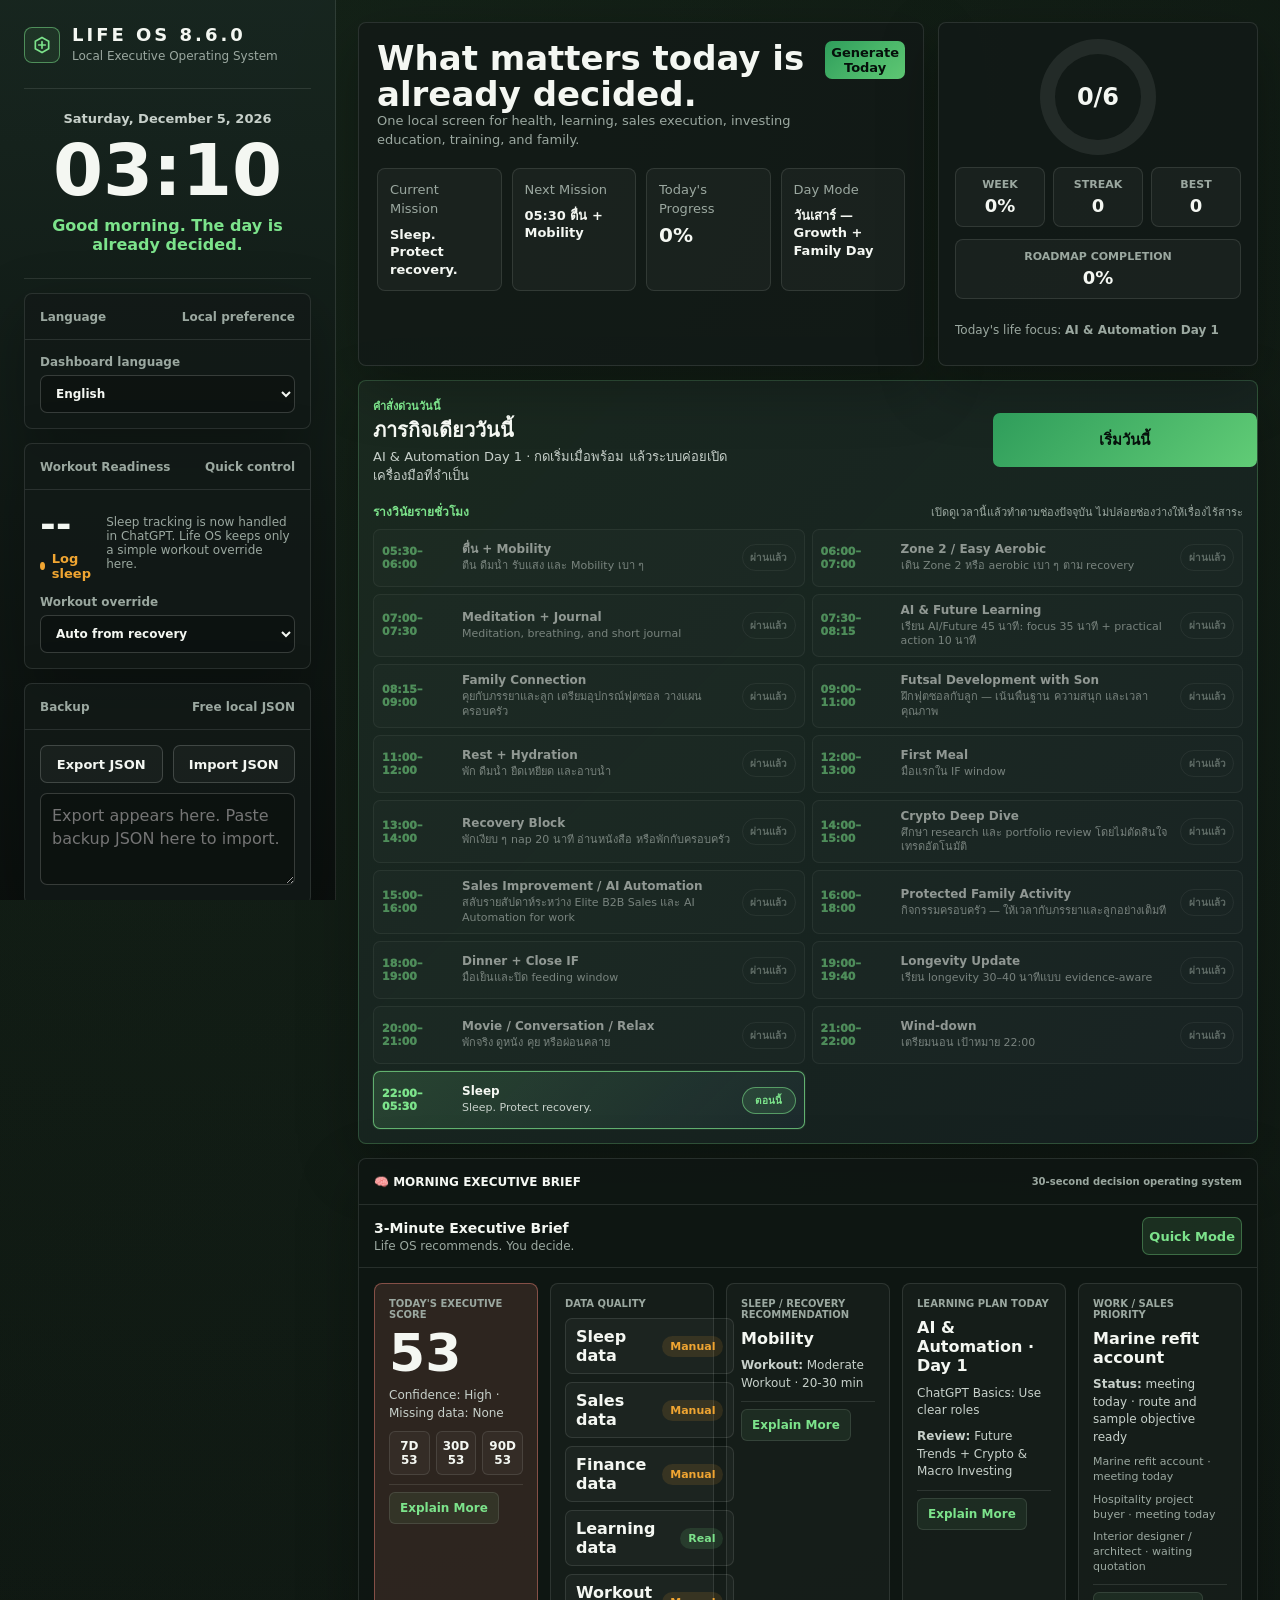
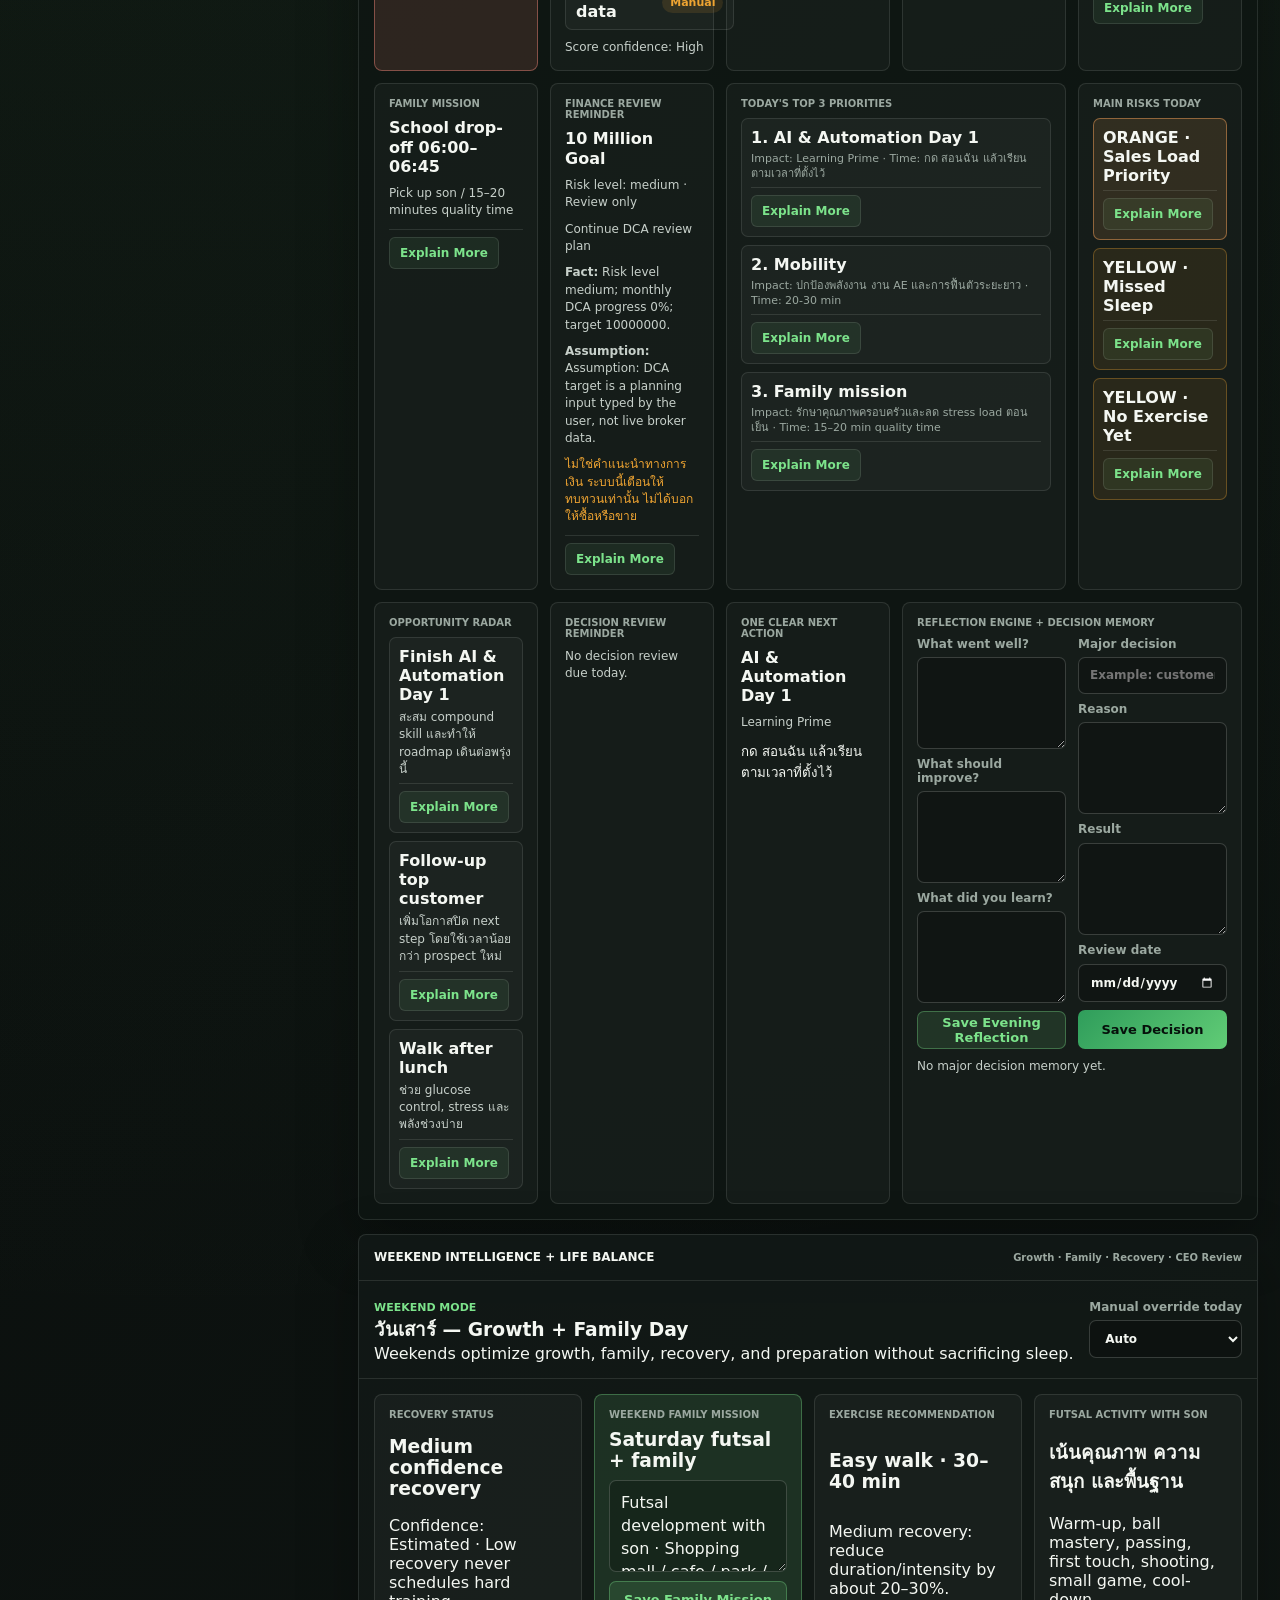
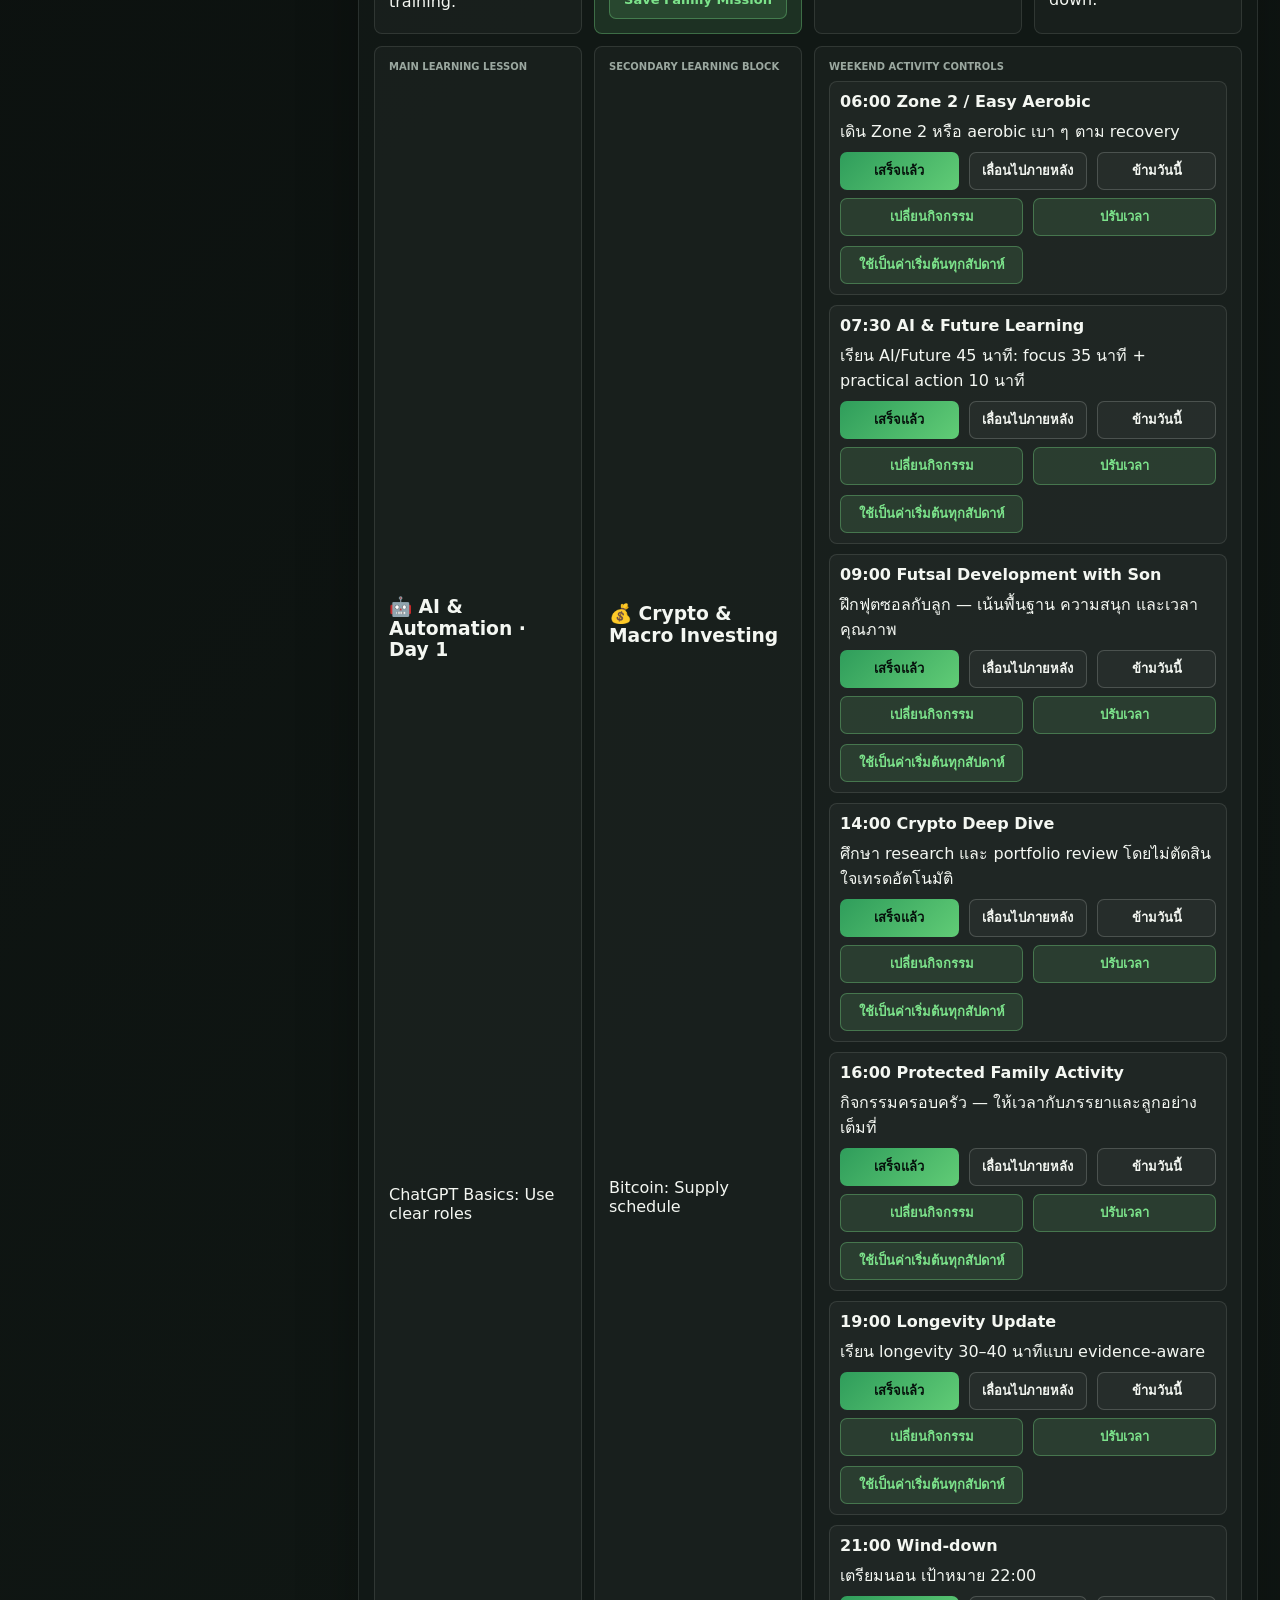
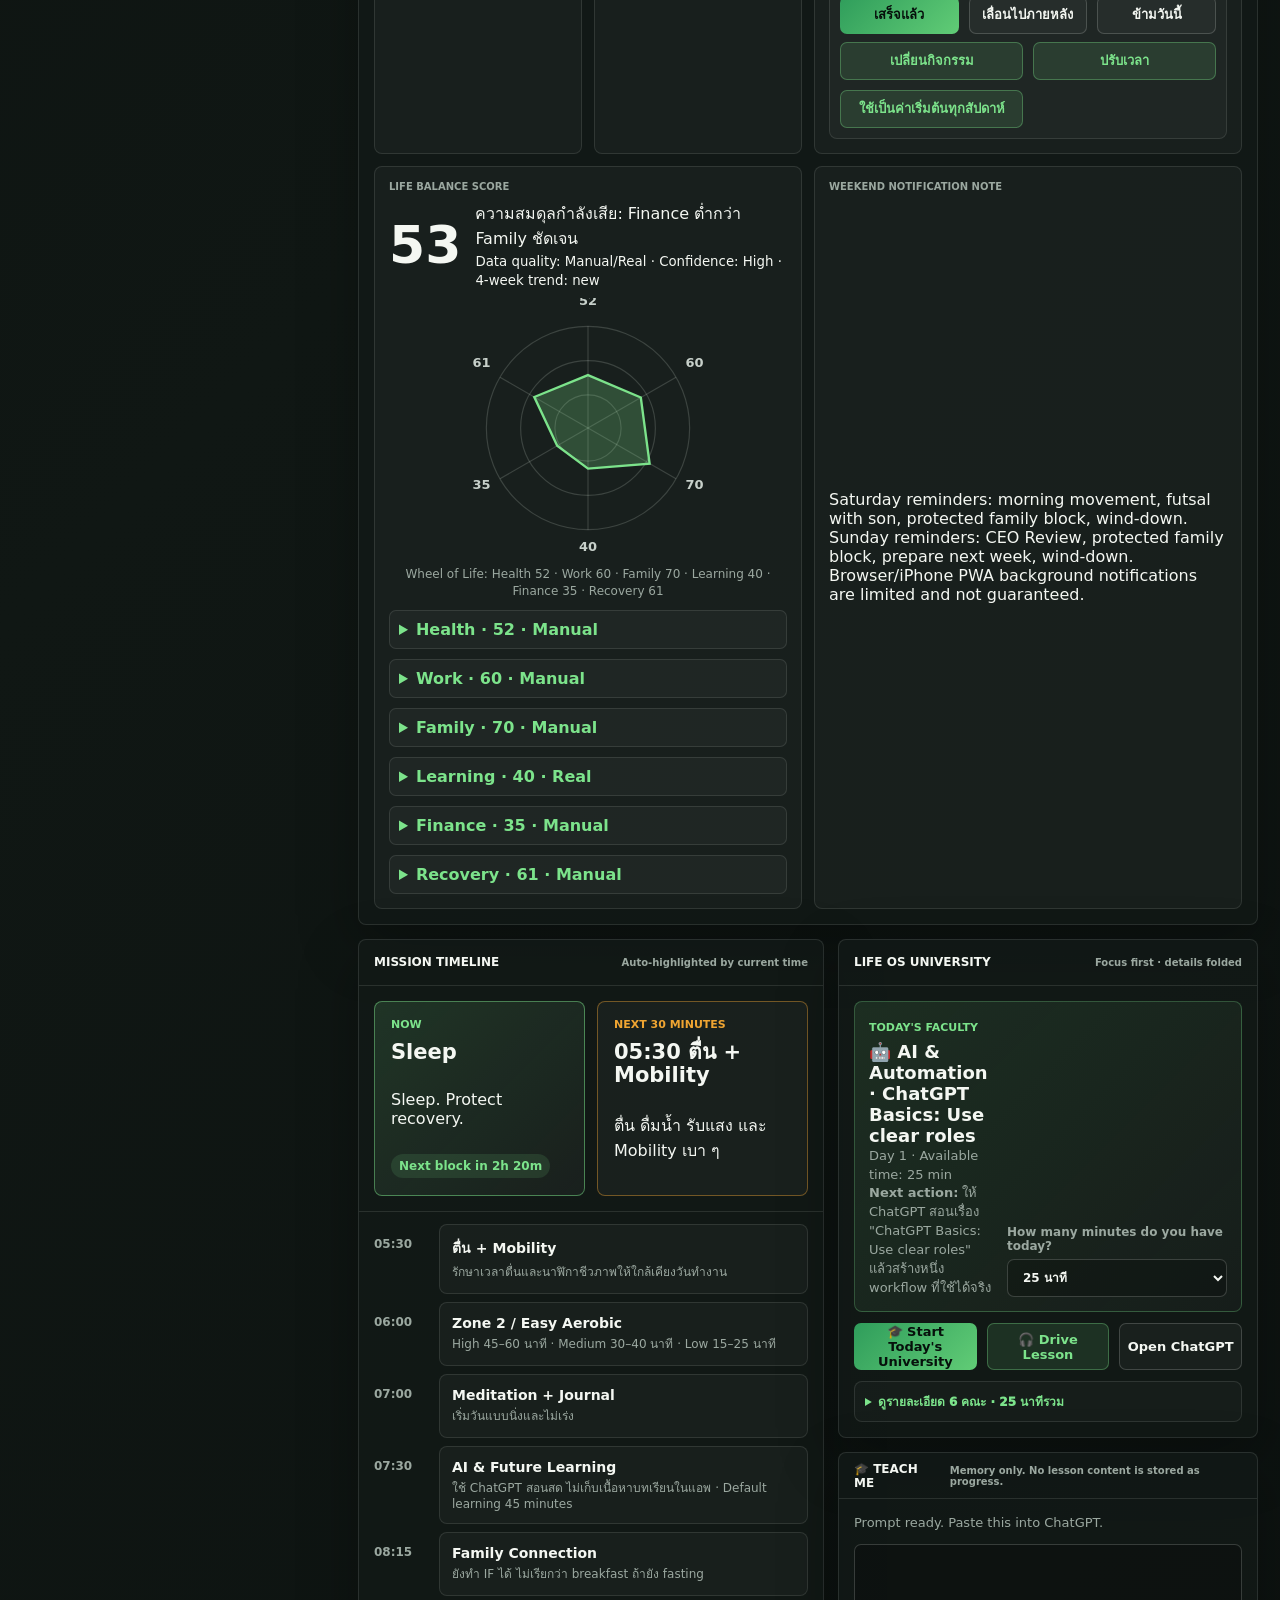
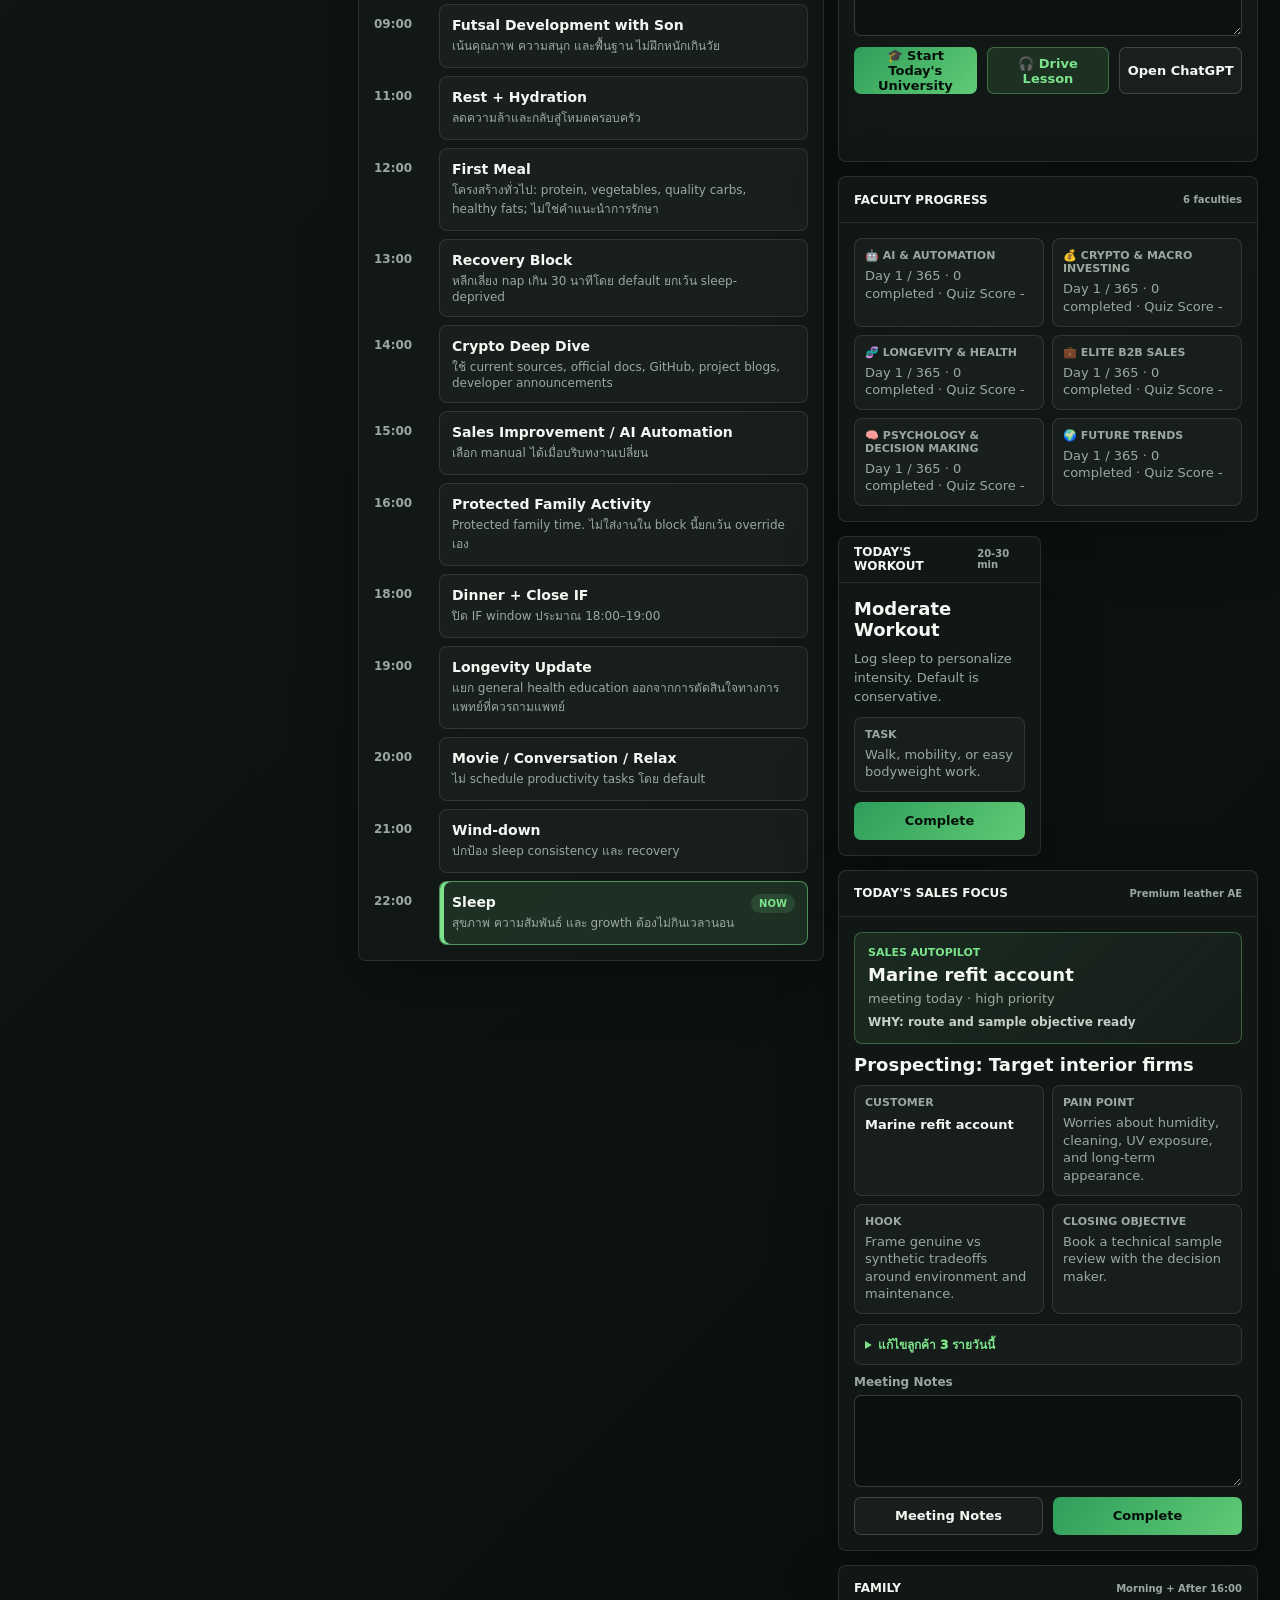
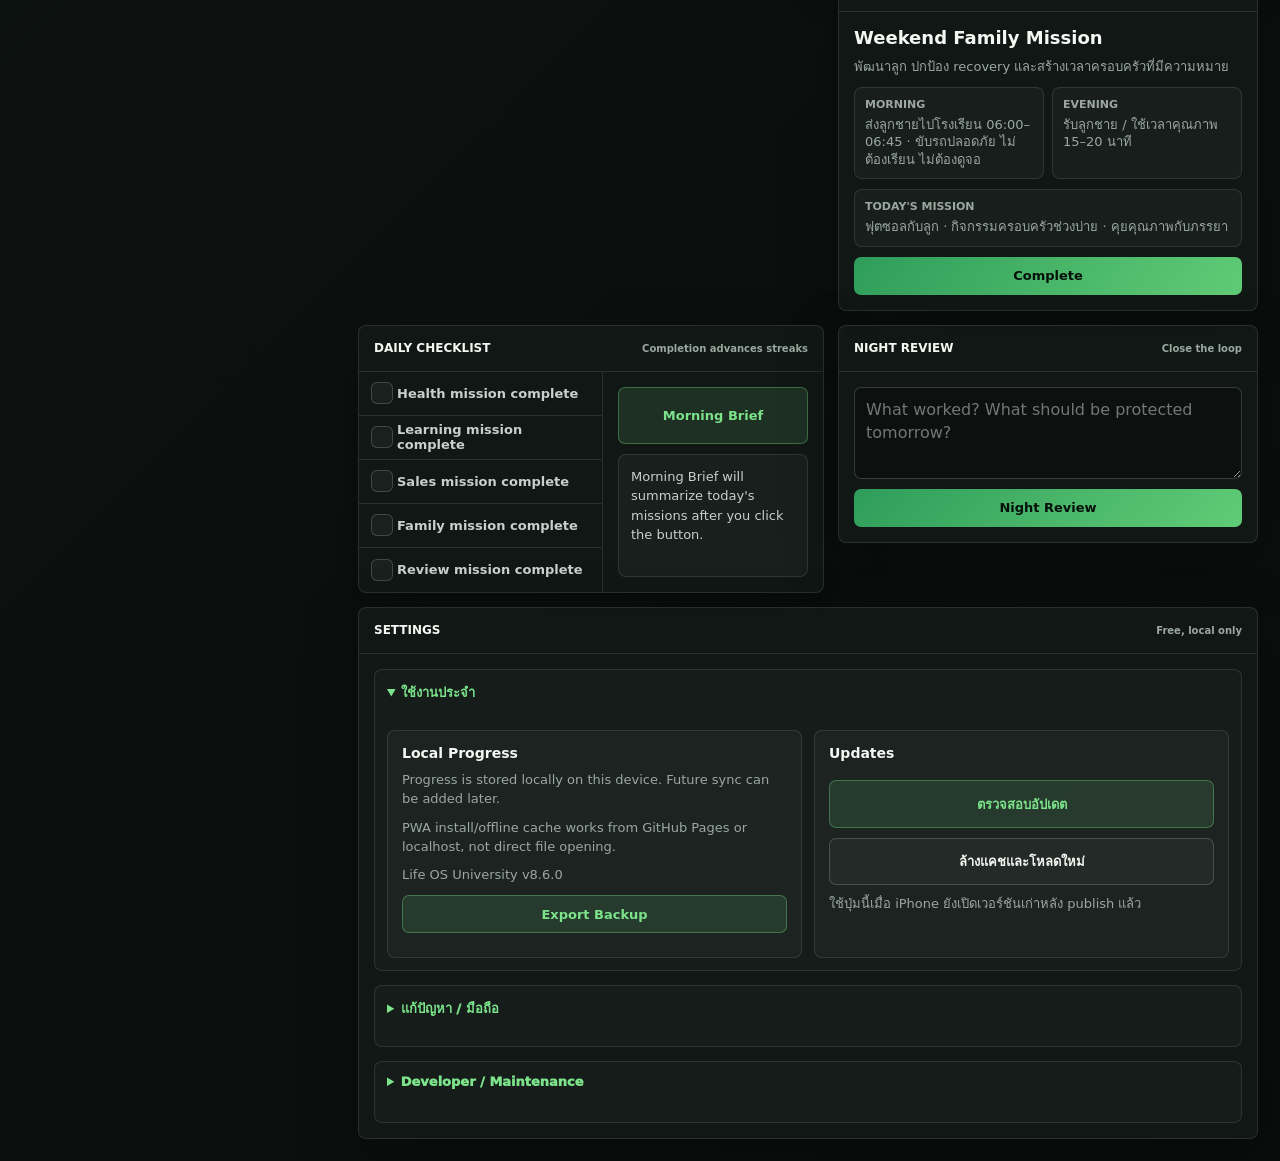
<file: index.html>
<!doctype html>
<html lang="en">
<head>
  <meta charset="utf-8">
  <meta name="viewport" content="width=device-width, initial-scale=1">
  <meta name="theme-color" content="#090d0c">
  <meta name="mobile-web-app-capable" content="yes">
  <meta name="apple-mobile-web-app-capable" content="yes">
  <meta name="apple-mobile-web-app-status-bar-style" content="black-translucent">
  <meta name="apple-mobile-web-app-title" content="Life OS">
  <title>Life OS University 8.6.0</title>
  <link rel="icon" href="data:image/svg+xml,%3Csvg xmlns='http://www.w3.org/2000/svg' viewBox='0 0 32 32'%3E%3Crect width='32' height='32' rx='7' fill='%23090d0c'/%3E%3Cpath d='M16 7l9 5v8l-9 5-9-5v-8l9-5z' fill='none' stroke='%237ce38b' stroke-width='2'/%3E%3Cpath d='M16 12v8M12 16h8' stroke='%237ce38b' stroke-width='2' stroke-linecap='round'/%3E%3C/svg%3E">
  <link rel="manifest" href="manifest.webmanifest">
  <link rel="apple-touch-icon" href="assets/icons/icon-192.png">
  <link rel="stylesheet" href="styles/main.css">
</head>
<body>
  <div class="update-banner hidden" id="updateBanner" role="status" aria-live="polite">
    <div>
      <strong data-i18n="updateAvailableTitle">มีเวอร์ชันใหม่ของ Life OS พร้อมใช้งาน</strong>
      <p id="updateBannerNotes">Life OS update is ready.</p>
    </div>
    <div class="update-actions">
      <button class="primary-btn" id="updateNowBtn" type="button" data-i18n="updateNow">อัปเดตตอนนี้</button>
      <button class="ghost-btn" id="updateLaterBtn" type="button" data-i18n="updateLater">ภายหลัง</button>
    </div>
  </div>

  <header class="mobile-topbar" aria-label="Mobile command bar">
    <a class="mobile-brand" href="#todayTop" aria-label="Life OS top">
      <strong id="mobileTime">--:--</strong>
      <span id="mobileStatus">Today Status</span>
    </a>
    <button class="primary-btn" id="mobileGenerateBtn" type="button">เริ่มวันนี้</button>
  </header>

  <div class="app">
    <aside class="sidebar">
      <div class="brand">
        <div class="mark" aria-hidden="true">
          <svg width="20" height="20" viewBox="0 0 24 24" fill="none">
            <path d="M12 3 20 7.5v9L12 21l-8-4.5v-9L12 3Z" stroke="currentColor" stroke-width="2"/>
            <path d="M12 8v8M8 12h8" stroke="currentColor" stroke-width="2" stroke-linecap="round"/>
          </svg>
        </div>
        <div>
          <h1>LIFE OS 8.6.0</h1>
          <span data-i18n="brandSubtitle">Local Executive Operating System</span>
        </div>
      </div>

      <section class="clock" aria-label="Current time">
        <div class="date" id="dateText">Today</div>
        <div class="time" id="timeText">--:--</div>
        <div class="greeting" id="greetingText">Good morning.</div>
      </section>

      <section class="side-card">
        <div class="card-head"><span data-i18n="languageTitle">Language</span><span data-i18n="localPreference">Local preference</span></div>
        <div class="side-body">
          <label><span data-i18n="languageLabel">Dashboard language</span>
            <select id="languageSelect">
              <option value="en">English</option>
              <option value="th">ไทย</option>
            </select>
          </label>
        </div>
      </section>

      <section class="side-card">
        <div class="card-head"><span>Workout Readiness</span><span>Quick control</span></div>
        <div class="side-body">
          <div class="recovery-grid">
            <div>
              <div class="score-xl"><span id="sleepScore">--</span><small id="sleepScoreSmall"></small></div>
              <strong id="recoveryLabel" class="status-dot unknown">Recovery</strong>
            </div>
            <div class="small-muted">Sleep tracking is now handled in ChatGPT. Life OS keeps only a simple workout override here.</div>
          </div>

          <form class="sleep-form readiness-form" id="sleepForm">
            <label class="wide"><span data-i18n="workoutOverride">Workout override</span>
              <select id="workoutOverride">
                <option value="auto" data-i18n="autoRecovery">Auto from recovery</option>
                <option value="high" data-i18n="forceStrength">Force strength</option>
                <option value="medium" data-i18n="forceModerate">Force moderate</option>
                <option value="poor" data-i18n="forceRecovery">Force recovery walk</option>
              </select>
            </label>
          </form>
        </div>
      </section>

      <section class="side-card">
        <div class="card-head"><span data-i18n="backup">Backup</span><span data-i18n="freeLocalJson">Free local JSON</span></div>
        <div class="side-body">
          <div class="backup-row">
            <button class="ghost-btn" id="exportBtn" type="button" data-i18n="exportJson">Export JSON</button>
            <button class="ghost-btn" id="importBtn" type="button" data-i18n="importJson">Import JSON</button>
          </div>
          <textarea id="backupBox" spellcheck="false" placeholder="Export appears here. Paste backup JSON here to import."></textarea>
        </div>
      </section>
    </aside>

    <main class="main" id="todayTop">
      <section class="top-shell" id="progressSection">
        <div class="panel hero-panel">
          <div class="hero-head">
            <div>
              <h2 data-i18n="heroTitle">What matters today is already decided.</h2>
              <p data-i18n="heroSubtitle">One local screen for health, learning, sales execution, investing education, training, and family.</p>
            </div>
            <button class="primary-btn" id="generateTodayBtn" type="button" data-i18n="generateToday">Generate Today</button>
          </div>

          <div class="mission-grid">
            <div class="metric">
              <p data-i18n="currentMission">Current Mission</p>
              <strong id="currentMission">Loading current mission</strong>
            </div>
            <div class="metric">
              <p data-i18n="nextMission">Next Mission</p>
              <strong id="nextMission">Loading next mission</strong>
            </div>
            <div class="metric">
              <p data-i18n="todaysProgress">Today's Progress</p>
              <b id="progressToday">0%</b>
            </div>
            <div class="metric">
              <p>Day Mode</p>
              <strong id="dayModeBadge">Production Mode</strong>
            </div>
          </div>
        </div>

        <div class="panel progress-panel">
          <div class="ring" id="progressRing" style="--progress:0deg"><strong id="dailyScore">0/8</strong></div>
          <div class="stat-strip">
            <div class="stat"><span data-i18n="week">Week</span><b id="weeklyScore">0%</b></div>
            <div class="stat"><span data-i18n="streak">Streak</span><b id="currentStreak">0</b></div>
            <div class="stat"><span data-i18n="best">Best</span><b id="longestStreak">0</b></div>
          </div>
          <div class="stat"><span data-i18n="roadmapCompletion">Roadmap Completion</span><b id="completionPct">0%</b></div>
          <p class="small-muted"><span data-i18n="todaysSalesFocusPrefix">Today's sales focus:</span> <strong id="todayFocus">Generate today to define the objective.</strong></p>
        </div>
      </section>

      <section class="browser-command-section" id="browserCommandSection">
        <div class="panel browser-command-panel">
          <div class="browser-command-copy">
            <span class="eyebrow">คำสั่งด่วนวันนี้</span>
            <h3 id="browserCommandTitle">Open Life OS and act immediately</h3>
            <p id="browserCommandDetail">Your next action appears here.</p>
          </div>
          <div class="browser-command-metrics" id="browserCommandMetrics"></div>
          <div class="browser-top-three" id="browserTopThree"></div>
          <div class="browser-command-actions" id="browserCommandActions"></div>
          <div class="discipline-rail" id="disciplineRail"></div>
        </div>
      </section>

      <section class="executive-brief-section" id="executiveSection">
        <section class="panel executive-panel">
          <div class="panel-title">
            <span>🧠 Morning Executive Brief</span>
            <small>30-second decision operating system</small>
          </div>
          <div id="executiveBrief"></div>
        </section>
      </section>

      <section class="weekend-dashboard" id="weekendSection">
        <section class="panel wide">
          <div class="panel-title">
            <span>Weekend Intelligence + Life Balance</span>
            <small>Growth · Family · Recovery · CEO Review</small>
          </div>
          <div id="weekendDashboard"></div>
        </section>
      </section>

      <section class="grid" id="nowSection">
        <section class="panel">
          <div class="panel-title"><span data-i18n="missionTimeline">Mission Timeline</span><small data-i18n="autoHighlighted">Auto-highlighted by current time</small></div>
          <div class="now-next">
          <article class="action-tile now">
              <span class="eyebrow" data-i18n="now">NOW</span>
              <b id="nowTitle">Loading current block</b>
              <p id="nowDetail">The dashboard updates every minute.</p>
              <span class="countdown" id="nowCountdown">Next block soon</span>
            </article>
            <article class="action-tile next">
              <span class="eyebrow" data-i18n="next30">NEXT 30 MINUTES</span>
              <b id="nextTitle">Loading next task</b>
              <p id="nextDetail">Upcoming transition appears here.</p>
            </article>
          </div>
          <div class="schedule" id="scheduleList"></div>
        </section>

        <section class="modules" id="learnSection">
          <button class="mobile-accordion-toggle" data-accordion-toggle="learn" type="button">
            <span>Learn</span>
            <b id="learnAccordionSummary">Focus lesson, Teach Me, Sales, Workout, Family</b>
          </button>
          <article class="panel lesson-card wide" id="universityCard"></article>
          <article class="panel lesson-card wide" id="teachMeCard"></article>
          <article class="panel lesson-card wide" id="facultiesCard"></article>
          <article class="panel workout-card" id="workoutCard"></article>
          <article class="panel sales-card wide" id="salesCard"></article>
          <article class="panel family-card wide" id="familyCard"></article>
        </section>
      </section>

      <section class="grid daily-ops-section" style="margin-top:14px">
        <section class="panel">
          <div class="panel-title"><span data-i18n="dailyChecklist">Daily Checklist</span><small data-i18n="completionAdvances">Completion advances streaks</small></div>
          <div class="checklist">
            <div class="checks" id="checklist"></div>
            <div class="review-panel">
              <button class="soft-btn" id="morningBriefBtn" type="button" data-i18n="morningBrief">Morning Brief</button>
              <div class="brief-output" id="briefOutput"></div>
            </div>
          </div>
        </section>

        <section class="panel">
          <div class="panel-title"><span data-i18n="nightReview">Night Review</span><small data-i18n="closeLoop">Close the loop</small></div>
          <div class="review-panel">
            <textarea id="nightReviewText" placeholder="What worked? What should be protected tomorrow?"></textarea>
            <button class="primary-btn" id="nightReviewBtn" type="button" data-i18n="nightReview">Night Review</button>
          </div>
        </section>

        <section class="panel weekly-review-panel" id="weeklyReviewPanel">
          <div class="panel-title"><span>Weekly Operating Review</span><small>6 questions · Sunday reset</small></div>
          <form class="weekly-review-form" id="weeklyOperatingReviewForm">
            <label>Health ดีขึ้นไหม?<textarea name="health" rows="2"></textarea></label>
            <label>Sales pipeline โตไหม?<textarea name="sales" rows="2"></textarea></label>
            <label>AI skill โตไหม?<textarea name="ai" rows="2"></textarea></label>
            <label>Family time จริงไหม?<textarea name="family" rows="2"></textarea></label>
            <label>เงินลงทุนยังมีวินัยไหม?<textarea name="finance" rows="2"></textarea></label>
            <label>อะไรควรหยุดทำ?<textarea name="stop" rows="2"></textarea></label>
            <button class="primary-btn" type="submit">บันทึก Weekly Review</button>
          </form>
          <div class="brief-output" id="weeklyReviewOutput"></div>
        </section>
      </section>

      <section class="grid settings-grid-wrap" id="settingsSection">
        <button class="mobile-accordion-toggle" data-accordion-toggle="settings" type="button">
          <span>Settings</span>
          <b id="settingsAccordionSummary">ใช้งานประจำ · แก้ปัญหา · Developer</b>
        </button>
        <section class="panel">
          <div class="panel-title"><span data-i18n="settings">Settings</span><small data-i18n="freeLocalOnly">Free, local only</small></div>
          <div class="settings-grid">
            <details class="settings-group" open>
              <summary>ใช้งานประจำ</summary>
              <div class="settings-group-grid">
                <div class="setting-card">
                  <strong data-i18n="localProgress">Local Progress</strong>
                  <p data-i18n="localProgressNote">Progress is stored locally on this device. Future sync can be added later.</p>
                  <p class="small-muted" id="pwaStatus">PWA status will appear here.</p>
                  <p class="small-muted" id="appVersionText">Life OS University v--</p>
                  <button class="soft-btn" id="exportLocalStorageBtn" type="button">Export Backup</button>
                  <p class="small-muted" id="settingsActionStatus"></p>
                </div>
                <div class="setting-card">
                  <strong data-i18n="updates">Updates</strong>
                  <button class="soft-btn" id="checkUpdateBtn" type="button" data-i18n="checkUpdates">ตรวจสอบอัปเดต</button>
                  <button class="ghost-btn" id="forceFreshBtn" type="button" data-i18n="forceFreshReload">ล้างแคชและโหลดใหม่</button>
                  <p class="small-muted" data-i18n="forceFreshHint">ใช้ปุ่มนี้เมื่อ iPhone ยังเปิดเวอร์ชันเก่าหลัง publish แล้ว</p>
                  <p class="small-muted" id="updateStatusText"></p>
                </div>
              </div>
            </details>
            <details class="settings-group">
              <summary>แก้ปัญหา / มือถือ</summary>
              <div class="settings-group-grid">
                <div class="setting-card">
                  <strong data-i18n="notifications">Notifications</strong>
                  <p data-i18n="notificationHttpsNote">Browser notifications work reliably only on HTTPS or localhost. GitHub Pages supports HTTPS for free.</p>
                  <button class="soft-btn" id="notificationPermissionBtn" type="button" data-i18n="enableReminderPermission">Enable reminder permission</button>
                  <div class="notification-times">
                    <span><b>07:00</b> <em data-i18n="morningReminder">Morning reminder</em></span>
                    <span><b>20:00</b> <em data-i18n="eveningReviewReminder">Evening review</em></span>
                    <span><b>20:30</b> <em data-i18n="windDownReminder">Wind down</em></span>
                  </div>
                  <p class="small-muted" id="notificationStatus"></p>
                </div>
                <div class="setting-card mobile-qa-card">
                  <strong>Real Mobile QA Checklist</strong>
                  <p class="small-muted">เช็กลิสต์สำหรับตรวจ iPhone / PWA / GitHub Pages หลัง publish จริง</p>
                  <div id="mobileQaChecklist"></div>
                </div>
                <div class="setting-card">
                  <strong>iPhone Update Note</strong>
                  <p data-i18n="iphoneUpdateHelp">ถ้าใช้ iPhone และยังเห็นเวอร์ชันเก่า หลังจากกดอัปเดตแล้ว ให้ปิดแอป Life OS จาก App Switcher แล้วเปิดใหม่อีกครั้ง ถ้ายังไม่หาย ให้ลบไอคอนออกจาก Home Screen แล้ว Add to Home Screen ใหม่</p>
                </div>
              </div>
            </details>
            <details class="settings-group developer-settings">
              <summary>Developer / Maintenance</summary>
              <div class="settings-group-grid">
                <div class="setting-card progress-debug-card">
                  <strong>Progress Debug</strong>
                  <p class="small-muted">ตรวจ currentDay, completedDays, skippedDays และ streak ของแต่ละคณะ</p>
                  <div class="button-row">
                    <button class="soft-btn" id="refreshLessonDataBtn" type="button">รีเฟรชข้อมูลบทเรียน</button>
                    <button class="ghost-btn" id="repairProgressBtn" type="button">ซ่อม Progress</button>
                  </div>
                  <div id="progressDebug"></div>
                </div>
                <div class="setting-card weekend-settings-card">
                  <strong>Weekend Settings</strong>
                  <p class="small-muted">ปรับเฉพาะตารางสุดสัปดาห์โดยไม่แตะ learning progress หรือข้อมูลเดิม</p>
                  <div id="weekendSettings"></div>
                </div>
                <div class="setting-card">
                  <strong>Demo Data</strong>
                  <p class="small-muted">ใช้เฉพาะตอนทดสอบ ไม่ลบ progress จริง</p>
                  <button class="ghost-btn" id="resetDemoDataBtn" type="button">Reset Demo Data</button>
                </div>
              </div>
            </details>
          </div>
        </section>
      </section>
    </main>
  </div>

  <nav class="mobile-bottom-nav" aria-label="Mobile navigation">
    <a href="#browserCommandSection">วันนี้</a>
    <a href="#learnSection" data-open-accordion="learn">เรียน</a>
    <a href="#salesCard" data-open-accordion="learn">ขาย</a>
    <a href="#familyCard" data-open-accordion="learn">ครอบครัว</a>
    <a href="#settingsSection" data-open-accordion="settings">ตั้งค่า</a>
  </nav>

  <script src="src/roadmaps.generated.js"></script>
  <script src="src/sleep.js"></script>
  <script src="src/storage.js"></script>
  <script src="src/engine.js"></script>
  <script src="src/app.js"></script>
</body>
</html>
</file>
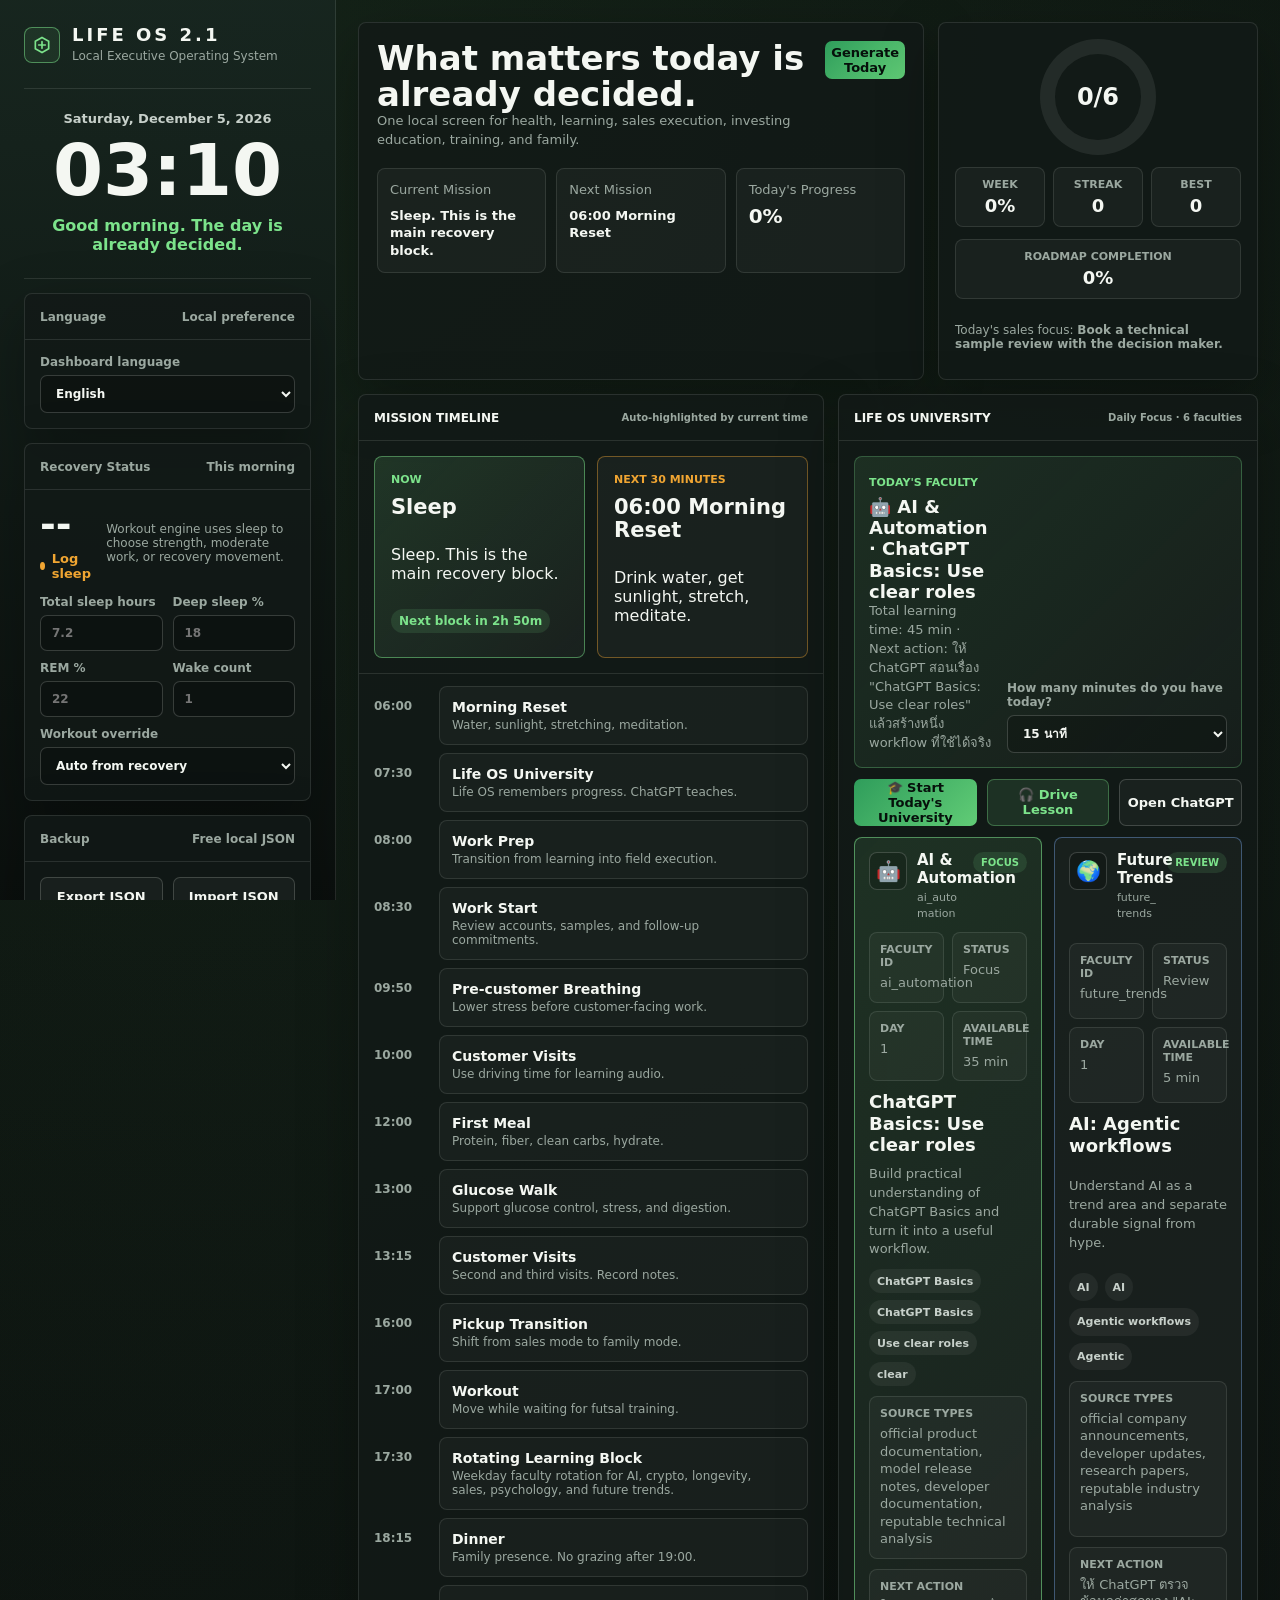
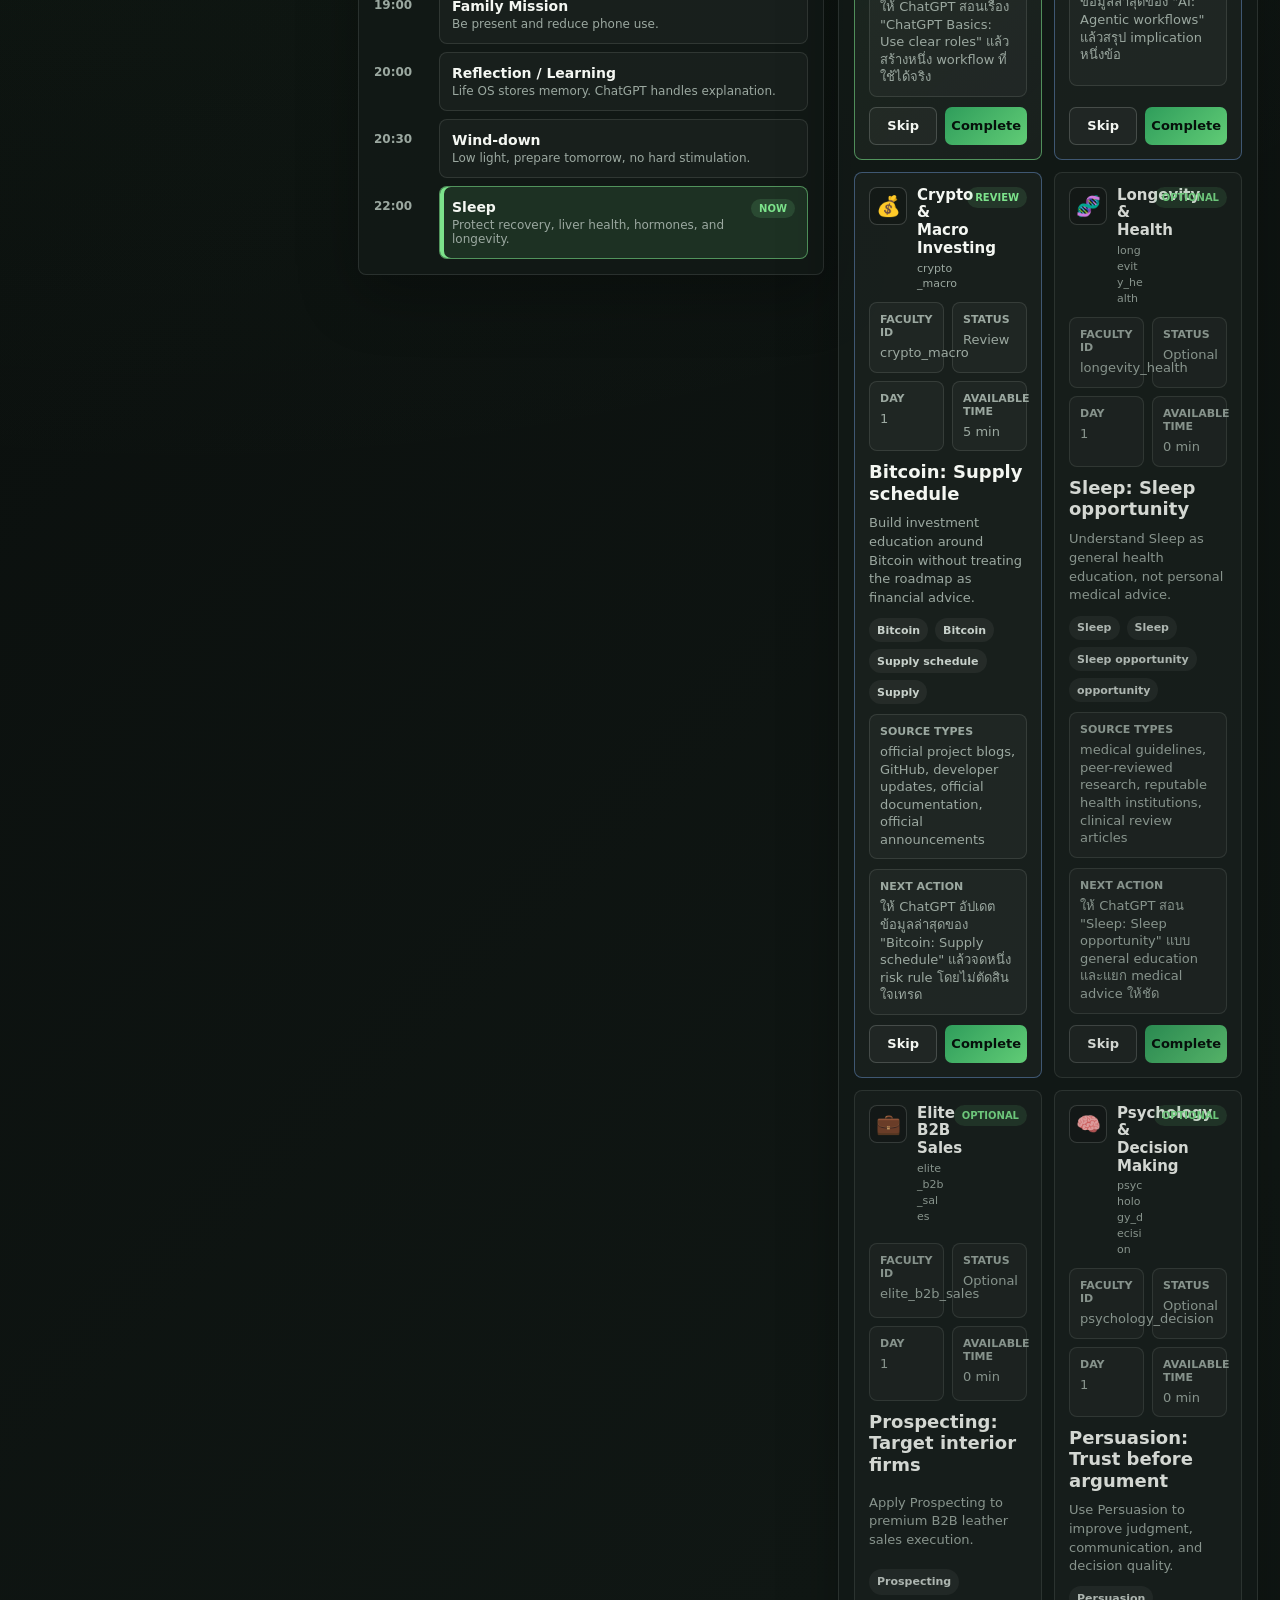
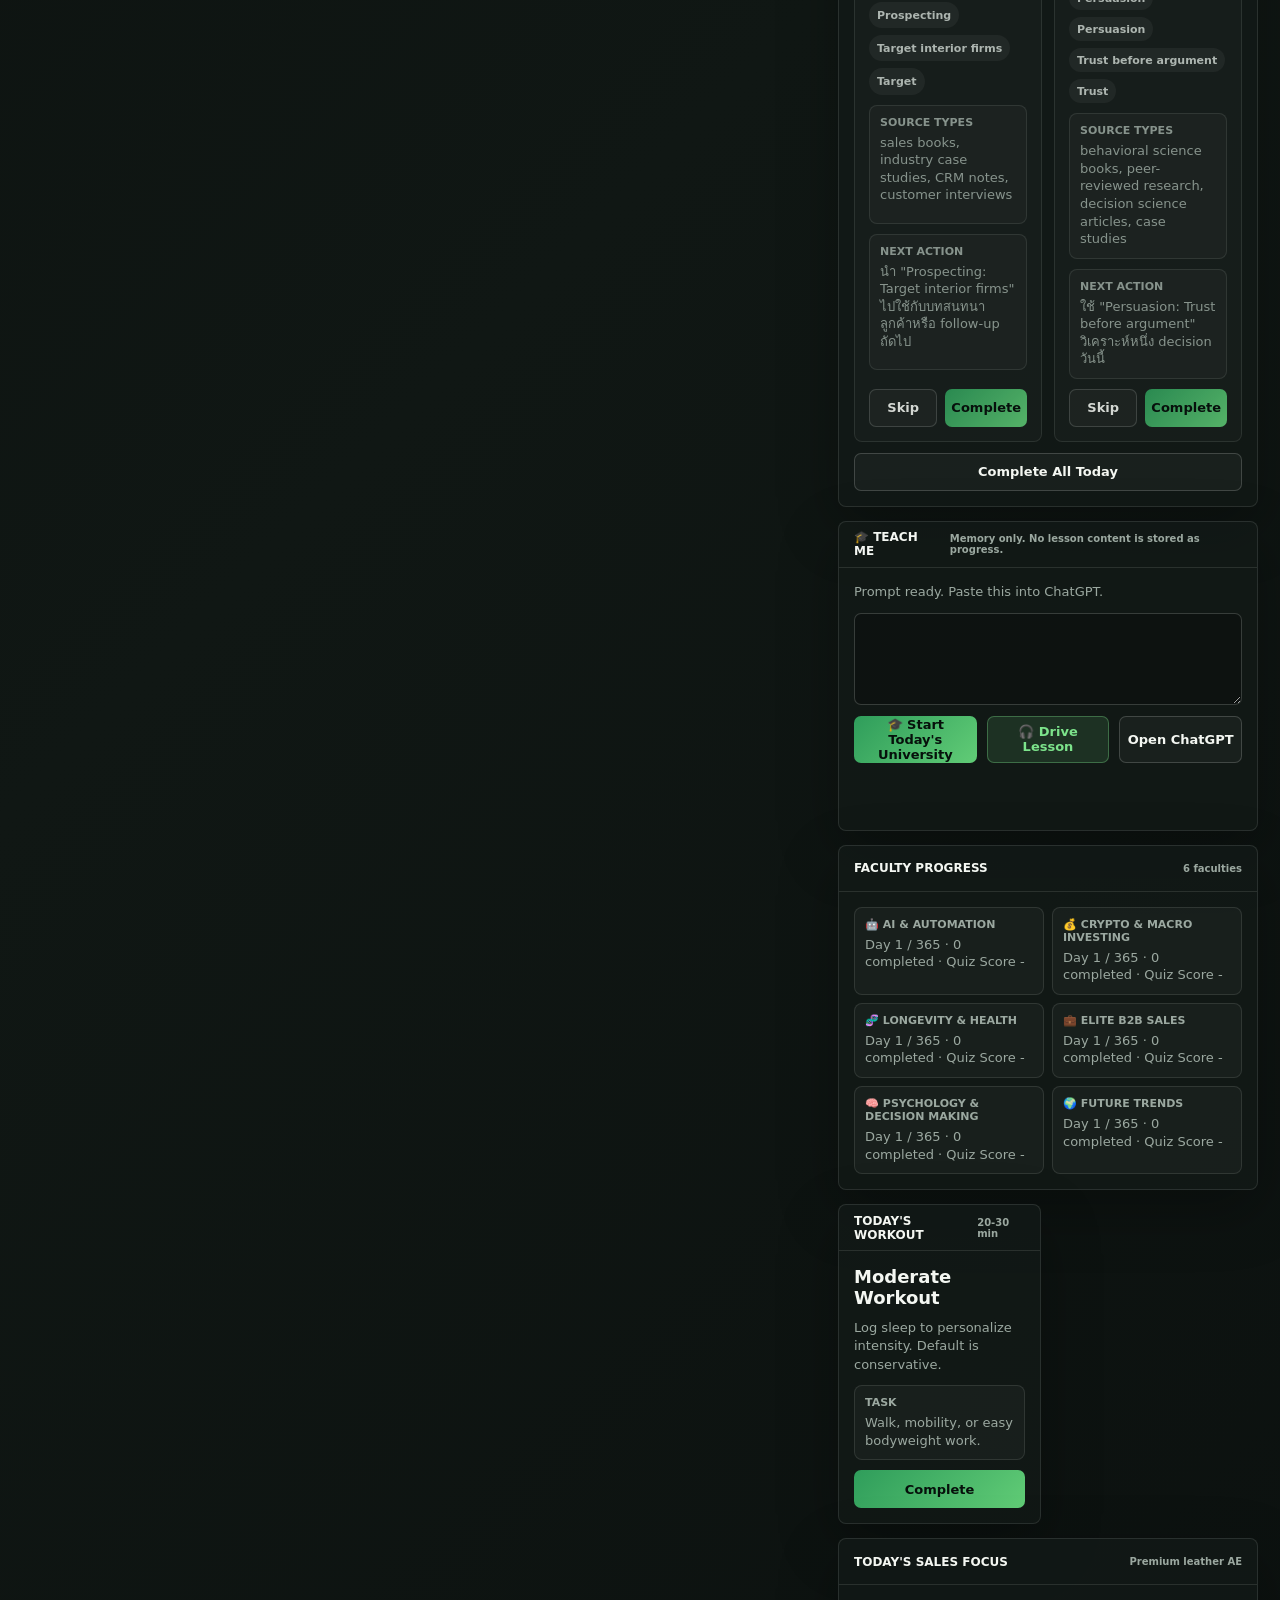
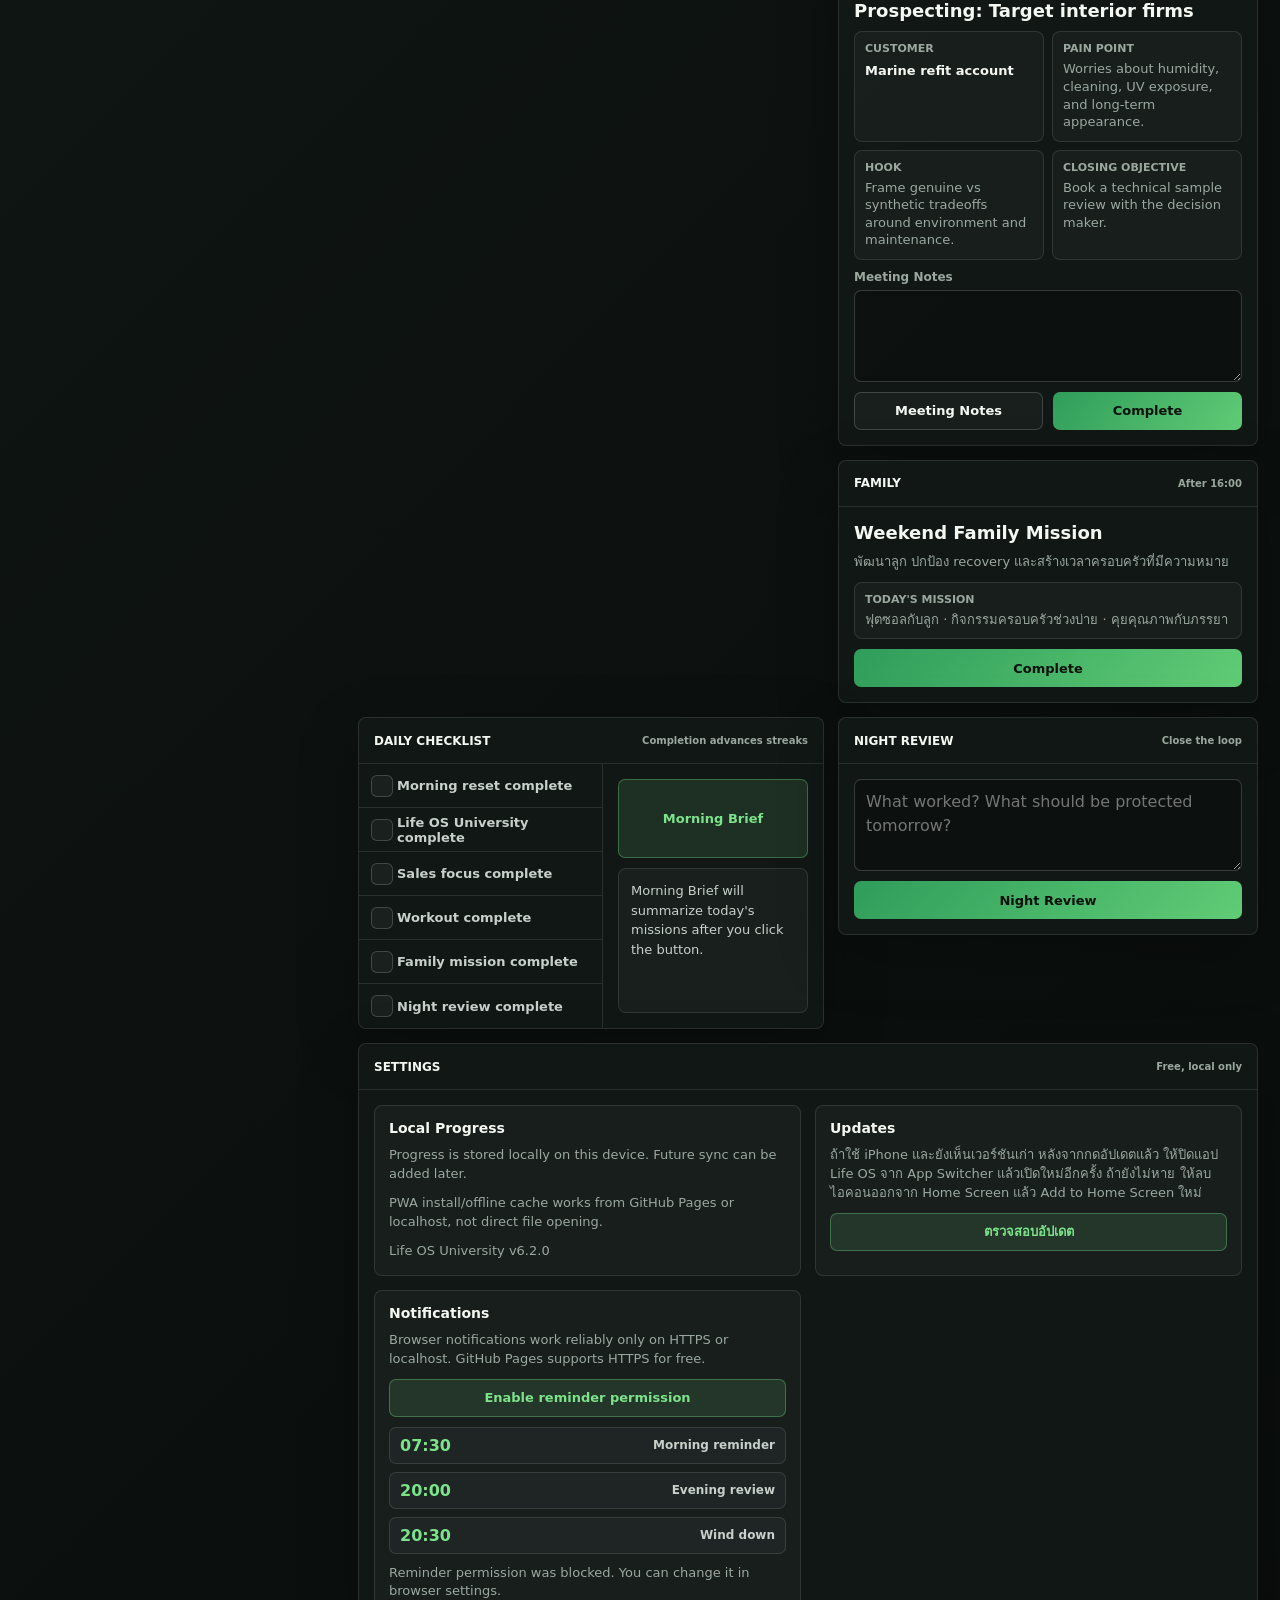
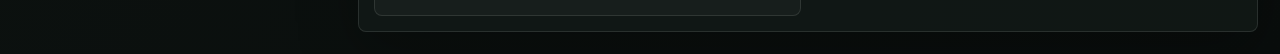
<file: build-a-local-life-os-2/index.html>
<!doctype html>
<html lang="en">
<head>
  <meta charset="utf-8">
  <meta name="viewport" content="width=device-width, initial-scale=1">
  <meta name="theme-color" content="#090d0c">
  <meta name="mobile-web-app-capable" content="yes">
  <meta name="apple-mobile-web-app-capable" content="yes">
  <meta name="apple-mobile-web-app-status-bar-style" content="black-translucent">
  <meta name="apple-mobile-web-app-title" content="Life OS">
  <title>Life OS 2.1</title>
  <link rel="icon" href="data:image/svg+xml,%3Csvg xmlns='http://www.w3.org/2000/svg' viewBox='0 0 32 32'%3E%3Crect width='32' height='32' rx='7' fill='%23090d0c'/%3E%3Cpath d='M16 7l9 5v8l-9 5-9-5v-8l9-5z' fill='none' stroke='%237ce38b' stroke-width='2'/%3E%3Cpath d='M16 12v8M12 16h8' stroke='%237ce38b' stroke-width='2' stroke-linecap='round'/%3E%3C/svg%3E">
  <link rel="manifest" href="manifest.webmanifest">
  <link rel="apple-touch-icon" href="assets/icons/icon-192.png">
  <link rel="stylesheet" href="styles/main.css">
</head>
<body>
  <div class="update-banner hidden" id="updateBanner" role="status" aria-live="polite">
    <div>
      <strong data-i18n="updateAvailableTitle">มีเวอร์ชันใหม่ของ Life OS พร้อมใช้งาน</strong>
      <p id="updateBannerNotes">Life OS update is ready.</p>
    </div>
    <div class="update-actions">
      <button class="primary-btn" id="updateNowBtn" type="button" data-i18n="updateNow">อัปเดตตอนนี้</button>
      <button class="ghost-btn" id="updateLaterBtn" type="button" data-i18n="updateLater">ภายหลัง</button>
    </div>
  </div>

  <header class="mobile-topbar" aria-label="Mobile command bar">
    <a class="mobile-brand" href="#todayTop" aria-label="Life OS top">
      <strong id="mobileTime">--:--</strong>
      <span id="mobileStatus">Today Status</span>
    </a>
    <button class="primary-btn" id="mobileGenerateBtn" type="button" data-i18n="generateToday">Generate Today</button>
  </header>

  <div class="app">
    <aside class="sidebar">
      <div class="brand">
        <div class="mark" aria-hidden="true">
          <svg width="20" height="20" viewBox="0 0 24 24" fill="none">
            <path d="M12 3 20 7.5v9L12 21l-8-4.5v-9L12 3Z" stroke="currentColor" stroke-width="2"/>
            <path d="M12 8v8M8 12h8" stroke="currentColor" stroke-width="2" stroke-linecap="round"/>
          </svg>
        </div>
        <div>
          <h1>LIFE OS 2.1</h1>
          <span data-i18n="brandSubtitle">Local Executive Operating System</span>
        </div>
      </div>

      <section class="clock" aria-label="Current time">
        <div class="date" id="dateText">Today</div>
        <div class="time" id="timeText">--:--</div>
        <div class="greeting" id="greetingText">Good morning.</div>
      </section>

      <section class="side-card">
        <div class="card-head"><span data-i18n="languageTitle">Language</span><span data-i18n="localPreference">Local preference</span></div>
        <div class="side-body">
          <label><span data-i18n="languageLabel">Dashboard language</span>
            <select id="languageSelect">
              <option value="en">English</option>
              <option value="th">ไทย</option>
            </select>
          </label>
        </div>
      </section>

      <section class="side-card">
        <div class="card-head"><span data-i18n="recoveryStatus">Recovery Status</span><span data-i18n="thisMorning">This morning</span></div>
        <div class="side-body">
          <div class="recovery-grid">
            <div>
              <div class="score-xl"><span id="sleepScore">--</span><small id="sleepScoreSmall"></small></div>
              <strong id="recoveryLabel" class="status-dot unknown">Log sleep</strong>
            </div>
            <div class="small-muted" data-i18n="recoveryHelp">Workout engine uses sleep to choose strength, moderate work, or recovery movement.</div>
          </div>

          <form class="sleep-form" id="sleepForm">
            <label><span data-i18n="totalSleepHours">Total sleep hours</span>
              <input id="sleepHours" type="number" min="0" max="14" step="0.1" placeholder="7.2">
            </label>
            <label><span data-i18n="deepSleep">Deep sleep %</span>
              <input id="deepSleep" type="number" min="0" max="100" step="1" placeholder="18">
            </label>
            <label><span data-i18n="remSleep">REM %</span>
              <input id="remSleep" type="number" min="0" max="100" step="1" placeholder="22">
            </label>
            <label><span data-i18n="wakeCount">Wake count</span>
              <input id="wakeCount" type="number" min="0" max="20" step="1" placeholder="1">
            </label>
            <label class="wide"><span data-i18n="workoutOverride">Workout override</span>
              <select id="workoutOverride">
                <option value="auto" data-i18n="autoRecovery">Auto from recovery</option>
                <option value="high" data-i18n="forceStrength">Force strength</option>
                <option value="medium" data-i18n="forceModerate">Force moderate</option>
                <option value="poor" data-i18n="forceRecovery">Force recovery walk</option>
              </select>
            </label>
          </form>
        </div>
      </section>

      <section class="side-card">
        <div class="card-head"><span data-i18n="backup">Backup</span><span data-i18n="freeLocalJson">Free local JSON</span></div>
        <div class="side-body">
          <div class="backup-row">
            <button class="ghost-btn" id="exportBtn" type="button" data-i18n="exportJson">Export JSON</button>
            <button class="ghost-btn" id="importBtn" type="button" data-i18n="importJson">Import JSON</button>
          </div>
          <textarea id="backupBox" spellcheck="false" placeholder="Export appears here. Paste backup JSON here to import."></textarea>
        </div>
      </section>
    </aside>

    <main class="main" id="todayTop">
      <section class="top-shell" id="progressSection">
        <div class="panel hero-panel">
          <div class="hero-head">
            <div>
              <h2 data-i18n="heroTitle">What matters today is already decided.</h2>
              <p data-i18n="heroSubtitle">One local screen for health, learning, sales execution, investing education, training, and family.</p>
            </div>
            <button class="primary-btn" id="generateTodayBtn" type="button" data-i18n="generateToday">Generate Today</button>
          </div>

          <div class="mission-grid">
            <div class="metric">
              <p data-i18n="currentMission">Current Mission</p>
              <strong id="currentMission">Loading current mission</strong>
            </div>
            <div class="metric">
              <p data-i18n="nextMission">Next Mission</p>
              <strong id="nextMission">Loading next mission</strong>
            </div>
            <div class="metric">
              <p data-i18n="todaysProgress">Today's Progress</p>
              <b id="progressToday">0%</b>
            </div>
          </div>
        </div>

        <div class="panel progress-panel">
          <div class="ring" id="progressRing" style="--progress:0deg"><strong id="dailyScore">0/8</strong></div>
          <div class="stat-strip">
            <div class="stat"><span data-i18n="week">Week</span><b id="weeklyScore">0%</b></div>
            <div class="stat"><span data-i18n="streak">Streak</span><b id="currentStreak">0</b></div>
            <div class="stat"><span data-i18n="best">Best</span><b id="longestStreak">0</b></div>
          </div>
          <div class="stat"><span data-i18n="roadmapCompletion">Roadmap Completion</span><b id="completionPct">0%</b></div>
          <p class="small-muted"><span data-i18n="todaysSalesFocusPrefix">Today's sales focus:</span> <strong id="todayFocus">Generate today to define the objective.</strong></p>
        </div>
      </section>

      <section class="grid" id="nowSection">
        <section class="panel">
          <div class="panel-title"><span data-i18n="missionTimeline">Mission Timeline</span><small data-i18n="autoHighlighted">Auto-highlighted by current time</small></div>
          <div class="now-next">
          <article class="action-tile now">
              <span class="eyebrow" data-i18n="now">NOW</span>
              <b id="nowTitle">Loading current block</b>
              <p id="nowDetail">The dashboard updates every minute.</p>
              <span class="countdown" id="nowCountdown">Next block soon</span>
            </article>
            <article class="action-tile next">
              <span class="eyebrow" data-i18n="next30">NEXT 30 MINUTES</span>
              <b id="nextTitle">Loading next task</b>
              <p id="nextDetail">Upcoming transition appears here.</p>
            </article>
          </div>
          <div class="schedule" id="scheduleList"></div>
        </section>

        <section class="modules" id="learnSection">
          <article class="panel lesson-card wide" id="universityCard"></article>
          <article class="panel lesson-card wide" id="teachMeCard"></article>
          <article class="panel lesson-card wide" id="facultiesCard"></article>
          <article class="panel workout-card" id="workoutCard"></article>
          <article class="panel sales-card wide" id="salesCard"></article>
          <article class="panel family-card wide" id="familyCard"></article>
        </section>
      </section>

      <section class="grid" style="margin-top:14px">
        <section class="panel">
          <div class="panel-title"><span data-i18n="dailyChecklist">Daily Checklist</span><small data-i18n="completionAdvances">Completion advances streaks</small></div>
          <div class="checklist">
            <div class="checks" id="checklist"></div>
            <div class="review-panel">
              <button class="soft-btn" id="morningBriefBtn" type="button" data-i18n="morningBrief">Morning Brief</button>
              <div class="brief-output" id="briefOutput"></div>
            </div>
          </div>
        </section>

        <section class="panel">
          <div class="panel-title"><span data-i18n="nightReview">Night Review</span><small data-i18n="closeLoop">Close the loop</small></div>
          <div class="review-panel">
            <textarea id="nightReviewText" placeholder="What worked? What should be protected tomorrow?"></textarea>
            <button class="primary-btn" id="nightReviewBtn" type="button" data-i18n="nightReview">Night Review</button>
          </div>
        </section>
      </section>

      <section class="grid settings-grid-wrap" id="settingsSection">
        <section class="panel">
          <div class="panel-title"><span data-i18n="settings">Settings</span><small data-i18n="freeLocalOnly">Free, local only</small></div>
          <div class="settings-grid">
            <div class="setting-card">
              <strong data-i18n="localProgress">Local Progress</strong>
              <p data-i18n="localProgressNote">Progress is stored locally on this device. Future sync can be added later.</p>
              <p class="small-muted" id="pwaStatus">PWA status will appear here.</p>
              <p class="small-muted" id="appVersionText">Life OS University v--</p>
            </div>
            <div class="setting-card">
              <strong data-i18n="updates">Updates</strong>
              <p data-i18n="iphoneUpdateHelp">ถ้าใช้ iPhone และยังเห็นเวอร์ชันเก่า หลังจากกดอัปเดตแล้ว ให้ปิดแอป Life OS จาก App Switcher แล้วเปิดใหม่อีกครั้ง ถ้ายังไม่หาย ให้ลบไอคอนออกจาก Home Screen แล้ว Add to Home Screen ใหม่</p>
              <button class="soft-btn" id="checkUpdateBtn" type="button" data-i18n="checkUpdates">ตรวจสอบอัปเดต</button>
              <p class="small-muted" id="updateStatusText"></p>
            </div>
            <div class="setting-card">
              <strong data-i18n="notifications">Notifications</strong>
              <p data-i18n="notificationHttpsNote">Browser notifications work reliably only on HTTPS or localhost. GitHub Pages supports HTTPS for free.</p>
              <button class="soft-btn" id="notificationPermissionBtn" type="button" data-i18n="enableReminderPermission">Enable reminder permission</button>
              <div class="notification-times">
                <span><b>07:30</b> <em data-i18n="morningReminder">Morning reminder</em></span>
                <span><b>20:00</b> <em data-i18n="eveningReviewReminder">Evening review</em></span>
                <span><b>20:30</b> <em data-i18n="windDownReminder">Wind down</em></span>
              </div>
              <p class="small-muted" id="notificationStatus"></p>
            </div>
          </div>
        </section>
      </section>
    </main>
  </div>

  <nav class="mobile-bottom-nav" aria-label="Mobile navigation">
    <a href="#nowSection" data-i18n="navNow">Now</a>
    <a href="#learnSection" data-i18n="navLearn">Learn</a>
    <a href="#workoutCard" data-i18n="navWorkout">Workout</a>
    <a href="#familyCard" data-i18n="navFamily">Family</a>
    <a href="#settingsSection" data-i18n="settings">Settings</a>
  </nav>

  <script src="src/roadmaps.generated.js"></script>
  <script src="src/storage.js"></script>
  <script src="src/engine.js"></script>
  <script src="src/app.js"></script>
</body>
</html>
</file>
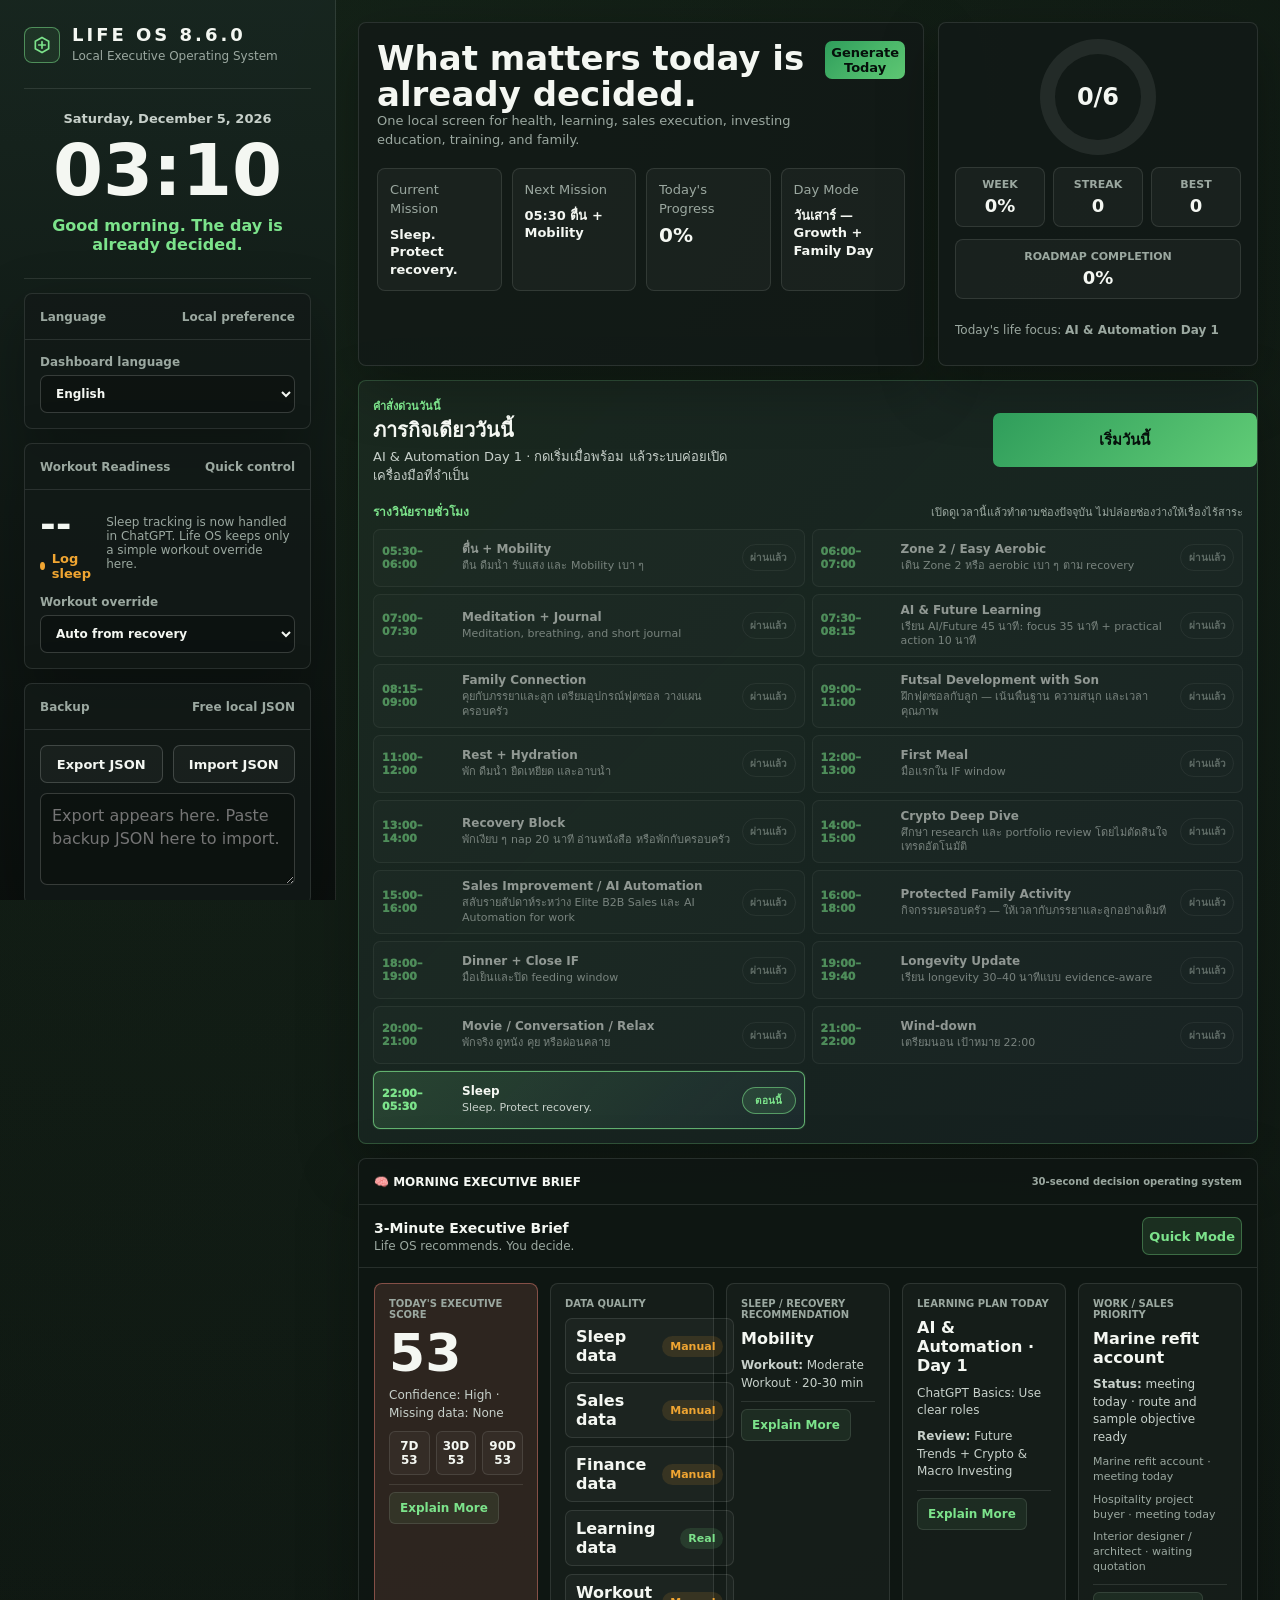
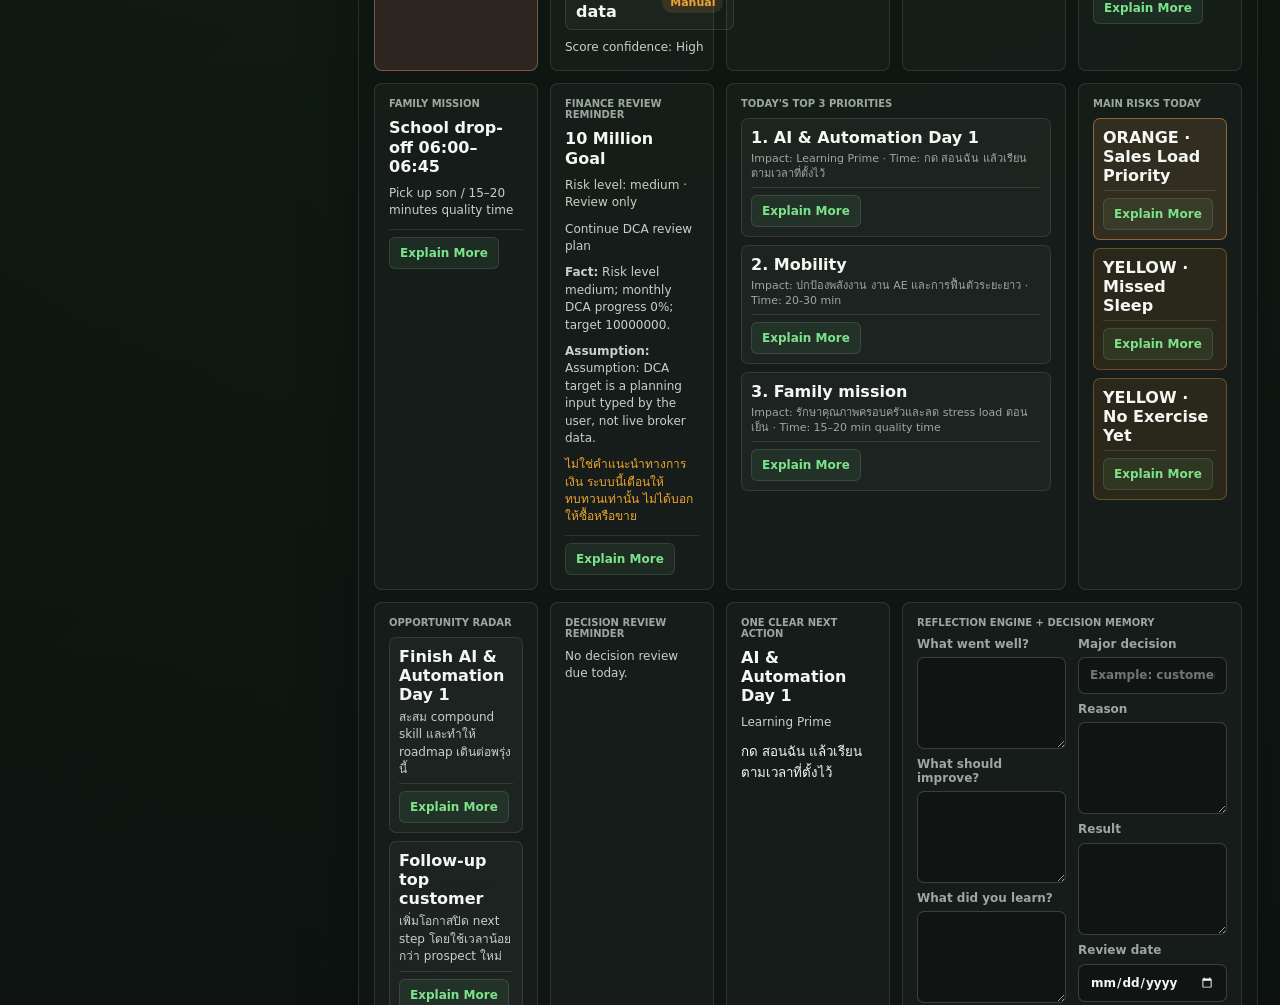
<file: fresh.html>
<!doctype html>
<html lang="th">
<head>
  <meta charset="utf-8">
  <meta name="viewport" content="width=device-width, initial-scale=1">
  <meta name="theme-color" content="#090d0c">
  <title>Refresh Life OS</title>
  <style>
    :root {
      color-scheme: dark;
      font-family: Arial, sans-serif;
      background: #090d0c;
      color: #f4f7f4;
    }

    body {
      min-height: 100vh;
      margin: 0;
      display: grid;
      place-items: center;
      padding: 24px;
    }

    main {
      width: min(440px, 100%);
      border: 1px solid rgba(255, 255, 255, 0.16);
      border-radius: 12px;
      padding: 24px;
      background: #101715;
      box-shadow: 0 24px 70px rgba(0, 0, 0, 0.35);
    }

    h1 {
      margin: 0 0 8px;
      font-size: 24px;
    }

    p {
      margin: 0 0 14px;
      color: #a8b5ad;
      line-height: 1.6;
    }

    .status {
      color: #7ce38b;
      font-weight: 700;
    }
  </style>
</head>
<body>
  <main>
    <h1>กำลังโหลด Life OS เวอร์ชันล่าสุด</h1>
    <p>ระบบจะล้าง PWA cache และ service worker เก่า โดยไม่ลบข้อมูล progress ในเครื่องนี้</p>
    <p class="status" id="statusText">กำลังเริ่มต้น...</p>
  </main>

  <script>
    (async function refreshLifeOs() {
      const status = document.getElementById("statusText");
      try {
        status.textContent = "กำลังล้าง service worker เก่า...";
        if ("serviceWorker" in navigator) {
          const registrations = await navigator.serviceWorker.getRegistrations();
          await Promise.all(registrations.map(registration => registration.unregister()));
        }

        status.textContent = "กำลังล้าง cache เก่า...";
        if ("caches" in window) {
          const keys = await caches.keys();
          await Promise.all(keys.filter(key => key.startsWith("life-os-university-pwa-")).map(key => caches.delete(key)));
        }

        status.textContent = "กำลังเปิด Life OS เวอร์ชันล่าสุด...";
      } catch (error) {
        status.textContent = "ล้าง cache ไม่ครบ แต่จะลองโหลดใหม่";
      } finally {
        window.location.replace(`./index.html?fresh=${Date.now()}`);
      }
    })();
  </script>
</body>
</html>
</file>
<file: styles/main.css>
:root {
  --bg: #090d0c;
  --bg-2: #0f1613;
  --panel: #121a17;
  --panel-2: #17211d;
  --panel-3: #1d2924;
  --line: rgba(222, 231, 223, .12);
  --line-strong: rgba(222, 231, 223, .2);
  --text: #f4f7f2;
  --muted: #9ba8a0;
  --soft: #c7d0ca;
  --green: #7ce38b;
  --green-2: #2f9d5b;
  --green-soft: rgba(124, 227, 139, .12);
  --amber: #f0a532;
  --amber-soft: rgba(240, 165, 50, .12);
  --red: #ff8c7f;
  --red-soft: rgba(255, 140, 127, .13);
  --blue: #7fb3ff;
  --radius: 8px;
  --shadow: 0 20px 60px rgba(0, 0, 0, .28);
  --sidebar: 336px;
}

* {
  box-sizing: border-box;
}

html {
  color-scheme: dark;
  scroll-behavior: smooth;
}

body {
  margin: 0;
  min-height: 100vh;
  background:
    radial-gradient(circle at 15% 0%, rgba(124, 227, 139, .11), transparent 32%),
    linear-gradient(135deg, #070a09 0%, #101714 52%, #090d0c 100%);
  color: var(--text);
  font-family: Inter, ui-sans-serif, system-ui, -apple-system, BlinkMacSystemFont, "Segoe UI", sans-serif;
  letter-spacing: 0;
}

button,
input,
textarea,
select {
  font: inherit;
}

button {
  border: 0;
  cursor: pointer;
  touch-action: manipulation;
}

button:focus-visible,
input:focus,
textarea:focus,
select:focus {
  outline: 2px solid rgba(124, 227, 139, .85);
  outline-offset: 2px;
}

.app {
  display: grid;
  grid-template-columns: var(--sidebar) minmax(0, 1fr);
  min-height: 100vh;
}

.mobile-topbar,
.mobile-bottom-nav,
.mobile-accordion-toggle {
  display: none;
}

.hidden {
  display: none !important;
}

#sleepSection:not(.sleep-detail-open) .sleep-detail-panel {
  display: none;
}

#sleepSection.sleep-detail-open .sleep-detail-toggle::after {
  content: "แตะเพื่อปิด";
}

.sleep-detail-toggle {
  width: 100%;
  min-height: 54px;
  display: grid;
  gap: 4px;
  margin: 10px 0;
  padding: 12px;
  border: 1px solid var(--line);
  border-radius: var(--radius);
  background: rgba(255, 255, 255, .04);
  color: var(--text);
  text-align: left;
}

.sleep-detail-toggle span {
  font-size: 14px;
  font-weight: 900;
}

.sleep-detail-toggle b {
  color: var(--muted);
  font-size: 12px;
  font-weight: 750;
}

.sleep-detail-toggle::after {
  content: "แตะเพื่อเปิด";
  color: var(--green);
  font-size: 11px;
  font-weight: 900;
}

.update-banner {
  position: fixed;
  right: 16px;
  bottom: 16px;
  left: calc(var(--sidebar) + 16px);
  z-index: 80;
  display: grid;
  grid-template-columns: minmax(0, 1fr) auto;
  gap: 14px;
  align-items: center;
  padding: 14px;
  border: 1px solid rgba(124, 227, 139, .45);
  border-radius: var(--radius);
  background: rgba(12, 19, 16, .96);
  box-shadow: var(--shadow);
  backdrop-filter: blur(18px);
}

.update-banner strong {
  display: block;
  font-size: 14px;
}

.update-banner p {
  margin: 4px 0 0;
  color: var(--muted);
  font-size: 12px;
  line-height: 1.45;
}

.update-actions {
  display: grid;
  grid-template-columns: auto auto;
  gap: 8px;
}

.mobile-brand {
  min-width: 0;
  display: grid;
  gap: 2px;
  color: var(--text);
  text-decoration: none;
}

.mobile-brand strong {
  font-size: 20px;
  line-height: 1;
  font-variant-numeric: tabular-nums;
}

.mobile-brand span {
  overflow: hidden;
  color: var(--muted);
  font-size: 11px;
  font-weight: 800;
  text-overflow: ellipsis;
  white-space: nowrap;
}

.sidebar {
  position: sticky;
  top: 0;
  height: 100vh;
  overflow: auto;
  padding: 26px 24px;
  background: linear-gradient(180deg, rgba(24, 38, 32, .96), rgba(11, 15, 14, .96));
  border-right: 1px solid var(--line);
}

.brand {
  display: flex;
  align-items: center;
  gap: 12px;
  margin-bottom: 24px;
}

.mark {
  width: 36px;
  height: 36px;
  display: grid;
  place-items: center;
  border: 1px solid rgba(124, 227, 139, .52);
  color: var(--green);
  border-radius: var(--radius);
  background: rgba(124, 227, 139, .08);
}

.brand h1 {
  margin: 0;
  font-size: 18px;
  line-height: 1.05;
  letter-spacing: 3px;
}

.brand span,
.small-muted {
  color: var(--muted);
  font-size: 12px;
}

.clock {
  padding: 22px 0 24px;
  text-align: center;
  border-top: 1px solid var(--line);
  border-bottom: 1px solid var(--line);
}

.date {
  color: var(--soft);
  font-size: 13px;
  font-weight: 700;
}

.time {
  margin-top: 10px;
  font-size: clamp(52px, 6vw, 72px);
  line-height: .95;
  font-weight: 820;
  font-variant-numeric: tabular-nums;
}

.greeting {
  margin-top: 12px;
  color: var(--green);
  font-weight: 800;
}

.side-card,
.panel {
  border: 1px solid var(--line);
  border-radius: var(--radius);
  background: rgba(18, 26, 23, .84);
  box-shadow: var(--shadow);
  overflow: hidden;
}

.side-card {
  margin-top: 14px;
}

.card-head,
.panel-title {
  min-height: 46px;
  padding: 0 15px;
  display: flex;
  align-items: center;
  justify-content: space-between;
  gap: 12px;
  border-bottom: 1px solid var(--line);
  color: var(--text);
  font-size: 12px;
  font-weight: 850;
  text-transform: uppercase;
}

.card-head span,
.panel-title small {
  color: var(--muted);
  font-weight: 700;
  text-transform: none;
}

.side-body,
.module-body {
  padding: 15px;
}

.recovery-grid {
  display: grid;
  grid-template-columns: 1fr auto;
  gap: 12px;
  align-items: center;
}

.score-xl {
  font-size: 38px;
  line-height: 1;
  font-weight: 850;
  font-variant-numeric: tabular-nums;
}

.score-xl small {
  color: var(--muted);
  font-size: 14px;
}

.status-dot {
  display: inline-flex;
  align-items: center;
  gap: 7px;
  margin-top: 8px;
  color: var(--green);
  font-size: 13px;
  font-weight: 800;
}

.status-dot::before {
  content: "";
  width: 8px;
  height: 8px;
  border-radius: 50%;
  background: currentColor;
}

.status-dot.poor {
  color: var(--red);
}

.status-dot.medium,
.status-dot.unknown {
  color: var(--amber);
}

.sleep-form {
  display: grid;
  grid-template-columns: 1fr 1fr;
  gap: 10px;
  margin-top: 14px;
}

label {
  display: grid;
  gap: 6px;
  color: var(--muted);
  font-size: 12px;
  font-weight: 700;
}

input,
textarea,
select {
  width: 100%;
  border: 1px solid var(--line-strong);
  border-radius: 7px;
  background: rgba(0, 0, 0, .22);
  color: var(--text);
  padding: 10px 11px;
}

textarea {
  min-height: 92px;
  resize: vertical;
  line-height: 1.45;
}

.backup-row,
.button-row {
  display: grid;
  grid-template-columns: 1fr 1fr;
  gap: 10px;
}

.button-row.three {
  grid-template-columns: repeat(3, 1fr);
}

.backup-row + textarea {
  margin-top: 10px;
}

.btn,
.ghost-btn,
.primary-btn,
.soft-btn,
.danger-btn {
  min-height: 38px;
  border-radius: 7px;
  font-size: 13px;
  font-weight: 850;
  transition: transform .16s ease, border-color .16s ease, background .16s ease;
}

.btn:hover,
.ghost-btn:hover,
.primary-btn:hover,
.soft-btn:hover,
.danger-btn:hover {
  transform: translateY(-1px);
}

.btn:disabled,
.ghost-btn:disabled,
.primary-btn:disabled,
.soft-btn:disabled,
.danger-btn:disabled {
  cursor: default;
  opacity: .72;
  transform: none;
}

.primary-btn {
  background: linear-gradient(135deg, var(--green-2), #61cc76);
  color: #06100b;
}

.soft-btn {
  border: 1px solid rgba(124, 227, 139, .34);
  background: var(--green-soft);
  color: var(--green);
}

.ghost-btn,
.btn {
  border: 1px solid var(--line-strong);
  background: rgba(255, 255, 255, .035);
  color: var(--text);
}

.danger-btn {
  border: 1px solid rgba(255, 140, 127, .34);
  background: var(--red-soft);
  color: var(--red);
}

.link-btn {
  min-height: 38px;
  display: grid;
  place-items: center;
  border-radius: 7px;
  border: 1px solid var(--line-strong);
  background: rgba(255, 255, 255, .035);
  color: var(--text);
  font-size: 13px;
  font-weight: 850;
  text-align: center;
  text-decoration: none;
}

.notice {
  padding: 10px 12px;
  border-radius: var(--radius);
  border: 1px solid var(--line);
  background: rgba(255, 255, 255, .035);
  color: var(--soft);
  font-size: 13px;
  line-height: 1.45;
}

.notice.good {
  border-color: rgba(124, 227, 139, .34);
  background: var(--green-soft);
  color: var(--green);
}

.notice.warn {
  border-color: rgba(240, 165, 50, .38);
  background: var(--amber-soft);
  color: var(--amber);
}

.main {
  padding: 22px;
}

.top-shell {
  display: grid;
  grid-template-columns: minmax(0, 1.35fr) minmax(320px, .65fr);
  gap: 14px;
  margin-bottom: 14px;
}

.hero-panel {
  padding: 18px;
}

.hero-head {
  display: flex;
  align-items: flex-start;
  justify-content: space-between;
  gap: 16px;
  margin-bottom: 18px;
}

.hero-head h2 {
  margin: 0;
  font-size: clamp(24px, 3vw, 34px);
  line-height: 1.05;
}

.hero-head p,
.module-body p,
.metric p,
.lesson-line {
  margin: 0;
  color: var(--muted);
  font-size: 13px;
  line-height: 1.45;
}

.mission-grid {
  display: grid;
  grid-template-columns: repeat(4, 1fr);
  gap: 10px;
}

.browser-command-section {
  margin-bottom: 14px;
}

.browser-command-panel {
  display: grid;
  grid-template-columns: minmax(0, 1.1fr) minmax(220px, .6fr) minmax(220px, .7fr) auto;
  gap: 14px;
  align-items: center;
  padding: 14px;
  border-color: rgba(124, 227, 139, .24);
  background:
    linear-gradient(135deg, rgba(124, 227, 139, .08), rgba(127, 179, 255, .045)),
    rgba(18, 26, 23, .92);
}

.browser-command-copy h3 {
  margin: 4px 0 6px;
  font-size: 20px;
  line-height: 1.15;
}

.browser-command-copy p {
  margin: 0;
  color: var(--soft);
  font-size: 13px;
  line-height: 1.45;
}

.browser-command-metrics {
  display: grid;
  gap: 7px;
}

.browser-mini-metric,
.autopilot-line {
  min-width: 0;
  border: 1px solid var(--line);
  border-radius: var(--radius);
  padding: 9px;
  background: rgba(255, 255, 255, .035);
}

.browser-mini-metric span,
.autopilot-line span {
  display: block;
  color: var(--muted);
  font-size: 10px;
  font-weight: 900;
  letter-spacing: .04em;
  text-transform: uppercase;
}

.browser-mini-metric b,
.autopilot-line b {
  display: block;
  overflow: hidden;
  margin-top: 4px;
  font-size: 13px;
  line-height: 1.25;
  text-overflow: ellipsis;
  white-space: nowrap;
}

.autopilot-line b {
  white-space: normal;
}

.browser-top-three {
  display: grid;
  gap: 6px;
  padding: 10px;
  border: 1px solid rgba(124, 227, 139, .2);
  border-radius: var(--radius);
  background: rgba(124, 227, 139, .055);
}

.browser-top-three:empty {
  display: none;
}

.browser-top-three > span {
  color: var(--green);
  font-size: 11px;
  font-weight: 950;
  text-transform: uppercase;
}

.browser-top-three p {
  display: grid;
  grid-template-columns: 20px minmax(0, 1fr) auto;
  gap: 7px;
  align-items: center;
  margin: 0;
  color: var(--soft);
  font-size: 12px;
  line-height: 1.25;
}

.browser-top-three b {
  display: grid;
  width: 20px;
  height: 20px;
  place-items: center;
  border-radius: 50%;
  background: var(--green-soft);
  color: var(--green);
  font-size: 11px;
}

.browser-top-three small {
  color: var(--muted);
  font-size: 10px;
  font-weight: 850;
}

.reality-check {
  display: grid;
  gap: 7px;
}

.reality-check > span {
  color: var(--green);
  font-size: 11px;
  font-weight: 950;
  text-transform: uppercase;
}

.reality-check small {
  color: var(--soft);
  font-size: 11px;
  line-height: 1.3;
}

.reality-row {
  display: grid;
  grid-template-columns: 42px repeat(3, minmax(0, 1fr));
  gap: 5px;
  align-items: center;
}

.reality-row b {
  color: var(--muted);
  font-size: 10px;
}

.reality-row button {
  min-height: 30px;
  padding: 4px 6px;
  border: 1px solid var(--line);
  border-radius: 7px;
  background: rgba(255, 255, 255, .04);
  color: var(--soft);
  font-size: 11px;
  font-weight: 900;
}

.reality-row button.active {
  border-color: rgba(124, 227, 139, .62);
  background: var(--green-soft);
  color: var(--green);
}

.daily-close-loop {
  display: grid;
  gap: 7px;
  margin-top: 4px;
  padding-top: 8px;
  border-top: 1px solid rgba(124, 227, 139, .18);
}

.daily-close-loop > span {
  color: var(--green);
  font-size: 11px;
  font-weight: 950;
  text-transform: uppercase;
}

.daily-close-loop label {
  display: grid;
  gap: 4px;
  color: var(--muted);
  font-size: 10px;
  font-weight: 850;
}

.daily-close-loop input {
  min-height: 34px;
  padding: 7px 9px;
  border: 1px solid var(--line);
  border-radius: 7px;
  background: rgba(0, 0, 0, .18);
  color: var(--text);
}

.mission-control-strip {
  display: grid;
  grid-template-columns: repeat(5, minmax(0, 1fr));
  gap: 6px;
  margin-top: 6px;
}

.mission-control-strip em {
  min-width: 0;
  padding: 7px;
  border: 1px solid var(--line);
  border-radius: 7px;
  color: var(--soft);
  font-size: 10px;
  font-style: normal;
  line-height: 1.25;
  background: rgba(255, 255, 255, .035);
}

.mission-control-strip strong {
  display: block;
  color: var(--green);
  font-size: 10px;
}

.failure-alerts {
  display: grid;
  gap: 3px;
  margin-top: 6px;
  padding: 8px;
  border: 1px solid rgba(240, 165, 50, .35);
  border-radius: 7px;
  background: rgba(240, 165, 50, .08);
}

.failure-alerts.clear {
  border-color: rgba(124, 227, 139, .28);
  background: rgba(124, 227, 139, .07);
}

.failure-alerts strong {
  color: var(--amber);
  font-size: 11px;
}

.failure-alerts.clear strong {
  color: var(--green);
}

.failure-alerts small {
  color: var(--soft);
  font-size: 11px;
  line-height: 1.3;
}

.browser-command-actions {
  display: grid;
  grid-template-columns: repeat(2, minmax(128px, 1fr));
  gap: 8px;
}

.browser-command-actions button {
  min-height: 42px;
}

.browser-command-actions .one-button {
  grid-column: 1 / -1;
  min-height: 54px;
  font-size: 15px;
}

.discipline-rail {
  grid-column: 1 / -1;
  display: grid;
  gap: 8px;
  padding-top: 2px;
}

.discipline-rail-head {
  display: flex;
  align-items: end;
  justify-content: space-between;
  gap: 12px;
}

.discipline-rail-head span {
  color: var(--green);
  font-size: 12px;
  font-weight: 950;
  text-transform: uppercase;
}

.discipline-rail-head small {
  max-width: 620px;
  color: var(--muted);
  font-size: 11px;
  line-height: 1.3;
  text-align: right;
}

.discipline-slot-list {
  display: grid;
  grid-template-columns: repeat(2, minmax(0, 1fr));
  gap: 7px;
}

.discipline-slot {
  display: grid;
  grid-template-columns: 72px minmax(0, 1fr) auto;
  gap: 8px;
  align-items: center;
  min-height: 58px;
  padding: 8px;
  border: 1px solid var(--line);
  border-radius: 7px;
  background: rgba(255, 255, 255, .032);
}

.discipline-slot.active {
  border-color: rgba(124, 227, 139, .7);
  background: linear-gradient(135deg, rgba(124, 227, 139, .16), rgba(127, 179, 255, .06));
  box-shadow: 0 0 0 1px rgba(124, 227, 139, .08);
}

.discipline-slot.past {
  opacity: .55;
}

.discipline-slot time {
  color: var(--green);
  font-size: 11px;
  font-weight: 950;
  font-variant-numeric: tabular-nums;
}

.discipline-slot strong {
  display: block;
  color: var(--text);
  font-size: 12px;
  line-height: 1.25;
}

.discipline-slot span {
  display: -webkit-box;
  overflow: hidden;
  margin-top: 2px;
  color: var(--soft);
  font-size: 11px;
  line-height: 1.3;
  -webkit-box-orient: vertical;
  -webkit-line-clamp: 2;
}

.discipline-slot em {
  min-width: 54px;
  padding: 5px 6px;
  border: 1px solid var(--line);
  border-radius: 999px;
  color: var(--muted);
  font-size: 10px;
  font-style: normal;
  font-weight: 900;
  text-align: center;
}

.discipline-slot.active em {
  border-color: rgba(124, 227, 139, .55);
  color: var(--green);
  background: var(--green-soft);
}

.weekly-review-form {
  display: grid;
  grid-template-columns: repeat(2, minmax(0, 1fr));
  gap: 10px;
}

.weekly-review-form label {
  display: grid;
  gap: 6px;
  color: var(--soft);
  font-size: 12px;
  font-weight: 850;
}

.weekly-review-form textarea {
  min-height: 74px;
}

.metric {
  border: 1px solid var(--line);
  border-radius: var(--radius);
  padding: 12px;
  background: rgba(255, 255, 255, .035);
}

.metric b {
  display: block;
  margin-top: 5px;
  font-size: 20px;
  line-height: 1.1;
}

.metric strong {
  display: block;
  margin-top: 7px;
  font-size: 13px;
  line-height: 1.35;
}

.progress-panel {
  display: grid;
  gap: 12px;
  padding: 16px;
}

.ring {
  width: 116px;
  height: 116px;
  margin: 0 auto;
  border-radius: 50%;
  display: grid;
  place-items: center;
  position: relative;
  background: conic-gradient(var(--green) var(--progress), rgba(255, 255, 255, .08) 0);
}

.ring::after {
  content: "";
  position: absolute;
  width: 86px;
  height: 86px;
  border-radius: 50%;
  background: var(--panel);
}

.ring strong {
  position: relative;
  z-index: 1;
  font-size: 24px;
}

.stat-strip {
  display: grid;
  grid-template-columns: repeat(3, 1fr);
  gap: 8px;
}

.stat {
  padding: 10px;
  border-radius: var(--radius);
  background: rgba(255, 255, 255, .035);
  border: 1px solid var(--line);
  text-align: center;
}

.stat span {
  display: block;
  color: var(--muted);
  font-size: 11px;
  font-weight: 800;
  text-transform: uppercase;
}

.stat b {
  display: block;
  margin-top: 4px;
  font-size: 18px;
}

.grid {
  display: grid;
  grid-template-columns: minmax(410px, 1.1fr) minmax(420px, .9fr);
  gap: 14px;
  align-items: start;
}

.now-next {
  display: grid;
  grid-template-columns: 1fr 1fr;
  gap: 12px;
  padding: 15px;
  border-bottom: 1px solid var(--line);
}

.action-tile {
  min-height: 158px;
  display: grid;
  align-content: start;
  gap: 10px;
  padding: 16px;
  border: 1px solid var(--line);
  border-radius: var(--radius);
  background: rgba(255, 255, 255, .035);
}

.action-tile.now {
  border-color: rgba(124, 227, 139, .48);
  background: linear-gradient(135deg, rgba(124, 227, 139, .14), rgba(255, 255, 255, .035));
}

.action-tile.next {
  border-color: rgba(240, 165, 50, .42);
}

.eyebrow {
  color: var(--green);
  font-size: 11px;
  font-weight: 900;
  text-transform: uppercase;
}

.next .eyebrow,
.amber {
  color: var(--amber);
}

.action-tile b {
  font-size: 21px;
  line-height: 1.1;
}

.countdown {
  width: fit-content;
  padding: 5px 8px;
  border-radius: 999px;
  background: var(--green-soft);
  color: var(--green);
  font-size: 12px;
  font-weight: 850;
}

.schedule {
  padding: 12px 15px 15px;
}

.slot {
  display: grid;
  grid-template-columns: 55px 1fr;
  gap: 10px;
}

.slot + .slot {
  margin-top: 8px;
}

.slot-time {
  padding-top: 13px;
  color: var(--muted);
  font-size: 12px;
  font-weight: 850;
  font-variant-numeric: tabular-nums;
}

.slot-card {
  min-height: 58px;
  display: grid;
  grid-template-columns: 1fr auto;
  gap: 10px;
  padding: 12px;
  border: 1px solid var(--line);
  border-radius: var(--radius);
  background: rgba(255, 255, 255, .03);
}

.slot-card.active {
  border-color: rgba(124, 227, 139, .55);
  box-shadow: inset 4px 0 0 var(--green);
  background: var(--green-soft);
}

.slot-card.upcoming {
  border-color: rgba(240, 165, 50, .45);
  background: var(--amber-soft);
}

.slot-card h3 {
  margin: 0 0 3px;
  font-size: 14px;
}

.slot-card p {
  margin: 0;
  color: var(--muted);
  font-size: 12px;
}

.tag {
  align-self: start;
  padding: 4px 8px;
  border-radius: 999px;
  background: rgba(124, 227, 139, .14);
  color: var(--green);
  font-size: 10px;
  font-weight: 900;
}

.modules {
  display: grid;
  grid-template-columns: 1fr 1fr;
  gap: 14px;
}

.sleep-dashboard {
  display: grid;
  gap: 14px;
  margin-top: 14px;
}

.executive-brief-section {
  margin-bottom: 14px;
}

.executive-panel {
  background: rgba(15, 22, 19, .92);
}

.brief-mode-bar {
  display: flex;
  align-items: center;
  justify-content: space-between;
  gap: 12px;
  padding: 12px 15px;
  border-bottom: 1px solid var(--line);
}

.brief-mode-bar div {
  min-width: 0;
  display: grid;
  gap: 3px;
}

.brief-mode-bar b {
  font-size: 14px;
}

.brief-mode-bar span {
  color: var(--muted);
  font-size: 12px;
}

.executive-grid {
  display: grid;
  grid-template-columns: repeat(5, minmax(0, 1fr));
  gap: 12px;
  padding: 15px;
}

.executive-grid.quick .quick-hidden {
  display: none;
}

.executive-card {
  min-width: 0;
  display: grid;
  align-content: start;
  gap: 9px;
  padding: 14px;
  border: 1px solid var(--line);
  border-radius: var(--radius);
  background: rgba(255, 255, 255, .032);
}

.executive-card.wide {
  grid-column: span 2;
}

.executive-card > span {
  color: var(--muted);
  font-size: 10px;
  font-weight: 900;
  text-transform: uppercase;
}

.executive-card h3,
.executive-card p {
  margin: 0;
}

.executive-card h3 {
  font-size: 16px;
  line-height: 1.2;
}

.executive-card p {
  color: var(--soft);
  font-size: 12px;
  line-height: 1.45;
}

.executive-score {
  border-color: rgba(124, 227, 139, .38);
  background: linear-gradient(135deg, rgba(124, 227, 139, .11), rgba(255, 255, 255, .03));
}

.executive-score.warn {
  border-color: rgba(240, 165, 50, .42);
  background: var(--amber-soft);
}

.executive-score.risk {
  border-color: rgba(255, 140, 127, .42);
  background: var(--red-soft);
}

.executive-score strong {
  font-size: 52px;
  line-height: .95;
  font-variant-numeric: tabular-nums;
}

.mini-trend {
  display: grid;
  grid-template-columns: repeat(3, 1fr);
  gap: 6px;
}

.mini-trend b {
  padding: 7px 6px;
  border: 1px solid var(--line);
  border-radius: 6px;
  background: rgba(255, 255, 255, .035);
  font-size: 12px;
  text-align: center;
}

.explain-meta {
  display: grid;
  gap: 4px;
  padding-top: 7px;
  border-top: 1px solid var(--line);
}

.explain-more {
  border-top: 1px solid var(--line);
  padding-top: 7px;
}

.explain-more summary {
  width: fit-content;
  min-height: 32px;
  display: grid;
  align-items: center;
  padding: 0 10px;
  border: 1px solid var(--line);
  border-radius: 6px;
  color: var(--green);
  background: rgba(124, 227, 139, .08);
  font-size: 12px;
  font-weight: 850;
  cursor: pointer;
}

.explain-more p {
  margin-top: 8px;
}

.explain-meta span,
.compact-list small,
.priority-item small,
.opportunity-item small,
.decision-memory-list small {
  color: var(--muted);
  font-size: 11px;
  line-height: 1.35;
}

.compact-list,
.priority-stack,
.radar-list,
.decision-memory-list,
.quality-grid,
.qa-check-grid {
  display: grid;
  gap: 8px;
}

.quality-row,
.qa-check-row {
  display: flex;
  align-items: center;
  justify-content: space-between;
  gap: 10px;
  min-height: 38px;
  padding: 8px 10px;
  border: 1px solid var(--line);
  border-radius: 7px;
  background: rgba(255, 255, 255, .03);
}

.quality-row span {
  padding: 4px 8px;
  border-radius: 999px;
  font-size: 11px;
  font-weight: 900;
}

.quality-row.real span {
  color: var(--green);
  background: var(--green-soft);
}

.quality-row.manual span {
  color: var(--amber);
  background: var(--amber-soft);
}

.quality-row.missing span {
  color: var(--red);
  background: var(--red-soft);
}

.thai-warning {
  color: var(--amber) !important;
}

.priority-item,
.radar-item,
.opportunity-item {
  display: grid;
  gap: 5px;
  padding: 9px;
  border: 1px solid var(--line);
  border-radius: 7px;
  background: rgba(255, 255, 255, .03);
}

.radar-item.warn-yellow {
  border-color: rgba(240, 165, 50, .32);
  background: rgba(240, 165, 50, .09);
}

.radar-item.warn-orange {
  border-color: rgba(255, 169, 92, .46);
  background: rgba(255, 169, 92, .12);
}

.radar-item.warn-red {
  border-color: rgba(255, 140, 127, .46);
  background: var(--red-soft);
}

.memory-grid {
  display: grid;
  grid-template-columns: 1fr 1fr;
  gap: 12px;
}

.reflection-form,
.decision-form {
  display: grid;
  gap: 8px;
}

.qa-check-row {
  justify-content: flex-start;
  color: var(--soft);
  font-size: 13px;
  font-weight: 750;
}

.qa-check-row input {
  width: 18px;
  height: 18px;
  accent-color: var(--green);
}

.qa-check-row.done {
  border-color: rgba(124, 227, 139, .32);
  background: var(--green-soft);
}

.weekend-dashboard {
  display: grid;
  gap: 14px;
  margin-bottom: 14px;
}

.weekend-mode-head {
  display: flex;
  align-items: center;
  justify-content: space-between;
  gap: 14px;
  padding: 15px;
  border-bottom: 1px solid var(--line);
}

.weekend-mode-head h3,
.weekend-mode-head p {
  margin: 0;
}

.weekend-grid {
  display: grid;
  grid-template-columns: repeat(4, minmax(0, 1fr));
  gap: 12px;
  padding: 15px;
}

.weekend-card {
  min-width: 0;
  display: grid;
  gap: 9px;
  padding: 14px;
  border: 1px solid var(--line);
  border-radius: var(--radius);
  background: rgba(255, 255, 255, .032);
}

.weekend-card.wide {
  grid-column: span 2;
}

.weekend-card > span {
  color: var(--muted);
  font-size: 10px;
  font-weight: 900;
  text-transform: uppercase;
}

.weekend-card h3,
.weekend-card p,
.weekend-card figure {
  margin: 0;
}

.protected-family {
  border-color: rgba(124, 227, 139, .34);
  background: var(--green-soft);
}

.weekend-activity-list,
.balance-detail-grid,
.ceo-review-form,
.weekend-settings-form {
  display: grid;
  gap: 10px;
}

.weekend-activity {
  display: grid;
  gap: 8px;
  padding: 10px;
  border: 1px solid var(--line);
  border-radius: var(--radius);
  background: rgba(255, 255, 255, .03);
}

.life-balance-head {
  display: grid;
  grid-template-columns: auto 1fr;
  gap: 14px;
  align-items: center;
}

.life-balance-head strong {
  font-size: 52px;
  line-height: 1;
}

.wheel-wrap {
  display: grid;
  justify-items: center;
  gap: 8px;
}

.wheel-wrap svg {
  width: min(100%, 260px);
  height: auto;
}

.wheel-wrap circle,
.wheel-wrap line {
  fill: none;
  stroke: rgba(222, 231, 223, .18);
  stroke-width: 1;
}

.wheel-wrap polygon {
  fill: rgba(124, 227, 139, .24);
  stroke: var(--green);
  stroke-width: 2;
}

.wheel-wrap text {
  fill: var(--soft);
  font-size: 11px;
  font-weight: 900;
}

.wheel-wrap figcaption {
  color: var(--muted);
  font-size: 12px;
  line-height: 1.45;
  text-align: center;
}

.balance-detail {
  padding: 9px;
  border: 1px solid var(--line);
  border-radius: 7px;
  background: rgba(255, 255, 255, .03);
}

.balance-detail summary {
  cursor: pointer;
  color: var(--green);
  font-weight: 850;
}

.soft-hidden {
  display: none;
}

.sleep-card-grid,
.sleep-intel-grid {
  display: grid;
  grid-template-columns: repeat(4, minmax(0, 1fr));
  gap: 12px;
  padding: 15px;
}

.sleep-card {
  min-width: 0;
  display: grid;
  gap: 9px;
  padding: 14px;
  border: 1px solid var(--line);
  border-radius: var(--radius);
  background: rgba(255, 255, 255, .035);
}

.sleep-card.wide,
.daily-plan {
  grid-column: 1 / -1;
}

.sleep-card.good {
  border-color: rgba(124, 227, 139, .36);
  background: var(--green-soft);
}

.sleep-card.warn {
  border-color: rgba(240, 165, 50, .36);
  background: var(--amber-soft);
}

.sleep-card.score-card {
  border-color: rgba(127, 179, 255, .34);
}

.sleep-card span,
.sleep-metric span,
.sleep-bar span {
  color: var(--muted);
  font-size: 11px;
  font-weight: 900;
  text-transform: uppercase;
}

.sleep-card strong {
  font-size: 38px;
  line-height: 1;
}

.sleep-card b {
  font-size: 16px;
  line-height: 1.25;
}

.sleep-card p {
  margin: 0;
  color: var(--soft);
  font-size: 12px;
  line-height: 1.45;
}

.sleep-bar {
  display: grid;
  gap: 5px;
}

.sleep-bar > div {
  display: flex;
  justify-content: space-between;
  gap: 10px;
}

.sleep-bar i {
  width: 100%;
  height: 8px;
  overflow: hidden;
  border-radius: 999px;
  background: rgba(255, 255, 255, .08);
}

.sleep-bar i::before {
  content: "";
  display: block;
  width: var(--bar);
  height: 100%;
  border-radius: inherit;
  background: linear-gradient(90deg, var(--green), var(--blue));
}

.sleep-plan-list {
  display: grid;
  grid-template-columns: repeat(2, minmax(0, 1fr));
  gap: 7px;
}

.sleep-plan-list p {
  padding: 9px;
  border: 1px solid var(--line);
  border-radius: var(--radius);
  background: rgba(255, 255, 255, .03);
}

.trend-grid {
  display: grid;
  grid-template-columns: repeat(3, minmax(0, 1fr));
  gap: 10px;
}

.trend-card {
  display: grid;
  gap: 8px;
  padding: 12px;
  border: 1px solid var(--line);
  border-radius: var(--radius);
  background: rgba(0, 0, 0, .12);
}

.sleep-metric {
  display: grid;
  gap: 2px;
}

.sleep-metric b {
  font-size: 15px;
}

.sleep-metric small {
  color: var(--muted);
}

.sleep-log-form-wrap {
  padding: 0 15px 15px;
}

.manual-sleep-form {
  display: grid;
  grid-template-columns: repeat(4, minmax(0, 1fr));
  gap: 10px;
  margin-top: 12px;
}

.manual-sleep-form .wide,
.habit-checks,
.manual-sleep-form .primary-btn,
.manual-sleep-form .small-muted {
  grid-column: 1 / -1;
}

.habit-checks {
  display: grid;
  grid-template-columns: repeat(3, minmax(0, 1fr));
  gap: 8px;
  margin: 0;
  padding: 12px;
  border: 1px solid var(--line);
  border-radius: var(--radius);
}

.habit-checks legend {
  padding: 0 6px;
  color: var(--muted);
  font-size: 12px;
  font-weight: 900;
}

.habit-checks label {
  display: flex;
  min-height: 34px;
  align-items: center;
  gap: 8px;
  color: var(--soft);
  font-size: 12px;
}

.progress-debug-card {
  grid-column: 1 / -1;
}

.debug-grid {
  display: grid;
  grid-template-columns: repeat(2, minmax(0, 1fr));
  gap: 8px;
  margin-top: 10px;
}

.debug-row {
  min-width: 0;
  display: grid;
  gap: 4px;
  padding: 10px;
  border: 1px solid var(--line);
  border-radius: var(--radius);
  background: rgba(255, 255, 255, .03);
  font-size: 12px;
}

.debug-row b {
  color: var(--green);
  overflow-wrap: anywhere;
}

.debug-row span {
  color: var(--soft);
  overflow-wrap: anywhere;
}

.lesson-card {
  min-height: 310px;
  display: flex;
  flex-direction: column;
}

#universityCard {
  min-height: auto;
}

.lesson-card .module-body {
  display: flex;
  flex: 1;
  flex-direction: column;
  gap: 11px;
}

.lesson-card h3,
.module-body h3 {
  margin: 0;
  font-size: 18px;
  line-height: 1.18;
}

.lesson-meta {
  display: flex;
  flex-wrap: wrap;
  gap: 7px;
}

.pill {
  display: inline-flex;
  align-items: center;
  min-height: 24px;
  padding: 4px 8px;
  border-radius: 999px;
  background: rgba(255, 255, 255, .055);
  color: var(--soft);
  font-size: 11px;
  font-weight: 850;
}

.task-list {
  display: grid;
  gap: 7px;
  margin: 0;
  padding: 0;
  list-style: none;
}

.task-list li {
  display: grid;
  grid-template-columns: 18px 1fr;
  gap: 8px;
  color: var(--soft);
  font-size: 12px;
  line-height: 1.35;
}

.task-list li::before {
  content: "";
  width: 7px;
  height: 7px;
  margin-top: 5px;
  border-radius: 50%;
  background: var(--green);
}

.lesson-actions {
  display: grid;
  grid-template-columns: 1fr 1fr;
  gap: 8px;
  margin-top: auto;
}

.university-body {
  gap: 14px;
}

.today-learning-summary {
  display: grid;
  grid-template-columns: minmax(0, 1fr) 220px;
  gap: 14px;
  align-items: end;
  padding: 14px;
  border: 1px solid rgba(124, 227, 139, .28);
  border-radius: var(--radius);
  background: linear-gradient(135deg, rgba(124, 227, 139, .11), rgba(255, 255, 255, .025));
}

.today-learning-summary h3 {
  margin-top: 6px;
}

.time-select {
  min-width: 0;
}

.faculty-card-grid {
  display: grid;
  grid-template-columns: repeat(2, minmax(0, 1fr));
  gap: 12px;
}

.faculty-detail-drawer {
  padding: 10px;
  border: 1px solid var(--line);
  border-radius: var(--radius);
  background: rgba(255, 255, 255, .025);
}

.faculty-detail-drawer summary {
  cursor: pointer;
  color: var(--green);
  font-size: 12px;
  font-weight: 950;
  list-style-position: inside;
}

.faculty-detail-drawer .faculty-card-grid {
  margin-top: 12px;
}

.faculty-card {
  display: grid;
  gap: 10px;
  padding: 14px;
  border: 1px solid var(--line);
  border-radius: var(--radius);
  background: rgba(255, 255, 255, .03);
}

.faculty-card.focus {
  border-color: rgba(124, 227, 139, .56);
  background: linear-gradient(135deg, rgba(124, 227, 139, .12), rgba(255, 255, 255, .035));
}

.faculty-card.review {
  border-color: rgba(127, 179, 255, .38);
}

.faculty-card.optional {
  opacity: .86;
}

.faculty-card.completed {
  border-color: rgba(124, 227, 139, .42);
}

.faculty-card.skipped {
  border-color: rgba(255, 140, 127, .42);
}

.faculty-card-head {
  display: grid;
  grid-template-columns: auto minmax(0, 1fr) auto;
  gap: 10px;
  align-items: start;
}

.faculty-icon {
  width: 38px;
  height: 38px;
  display: grid;
  place-items: center;
  border: 1px solid var(--line-strong);
  border-radius: var(--radius);
  background: rgba(0, 0, 0, .18);
  font-size: 20px;
}

.faculty-card-head h3 {
  margin: 0;
  font-size: 15px;
}

.faculty-card-head p {
  margin: 3px 0 0;
  color: var(--muted);
  font-size: 11px;
  overflow-wrap: anywhere;
}

.status-pill {
  padding: 5px 8px;
  border-radius: 999px;
  background: rgba(124, 227, 139, .12);
  color: var(--green);
  font-size: 10px;
  font-weight: 900;
  text-transform: uppercase;
}

.field-grid.compact {
  grid-template-columns: repeat(2, minmax(0, 1fr));
}

.notes-grid {
  display: grid;
  gap: 8px;
}

.notes-grid textarea {
  min-height: 62px;
}

.sales-card .module-body,
.family-card .module-body,
.workout-card .module-body {
  display: grid;
  gap: 10px;
}

.sales-autopilot-card {
  display: grid;
  gap: 5px;
  padding: 13px;
  border: 1px solid rgba(124, 227, 139, .32);
  border-radius: var(--radius);
  background: linear-gradient(135deg, rgba(124, 227, 139, .10), rgba(255, 255, 255, .025));
}

.sales-autopilot-card h3,
.sales-autopilot-card p {
  margin: 0;
}

.sales-autopilot-card b {
  color: var(--soft);
  font-size: 12px;
  line-height: 1.35;
}

.sales-mission-drawer {
  padding: 10px;
  border: 1px solid var(--line);
  border-radius: var(--radius);
  background: rgba(255, 255, 255, .025);
}

.sales-mission-drawer summary {
  cursor: pointer;
  color: var(--green);
  font-size: 12px;
  font-weight: 950;
  list-style-position: inside;
}

.sales-mission-form {
  display: grid;
  gap: 10px;
  margin-top: 10px;
}

.sales-mission-form fieldset {
  display: grid;
  grid-template-columns: repeat(2, minmax(0, 1fr));
  gap: 8px;
  padding: 10px;
  border: 1px solid var(--line);
  border-radius: var(--radius);
}

.sales-mission-form legend {
  color: var(--green);
  font-size: 11px;
  font-weight: 900;
}

.checkbox-line {
  align-content: center;
  grid-template-columns: auto 1fr;
}

.field-grid {
  display: grid;
  grid-template-columns: 1fr 1fr;
  gap: 8px;
}

.field {
  padding: 10px;
  border-radius: var(--radius);
  border: 1px solid var(--line);
  background: rgba(255, 255, 255, .03);
}

.field span {
  display: block;
  color: var(--muted);
  font-size: 11px;
  font-weight: 850;
  text-transform: uppercase;
  margin-bottom: 5px;
}

.field b,
.field p {
  margin: 0;
  font-size: 13px;
  line-height: 1.35;
}

.wide {
  grid-column: 1 / -1;
}

.checklist {
  display: grid;
  grid-template-columns: 1fr 220px;
}

.checks {
  border-right: 1px solid var(--line);
}

.check-row {
  display: grid;
  grid-template-columns: 38px 1fr;
  align-items: center;
  min-height: 44px;
  padding-right: 12px;
  border-bottom: 1px solid var(--line);
}

.check-row:last-child {
  border-bottom: 0;
}

.check-row button {
  width: 22px;
  height: 22px;
  margin-left: 12px;
  display: grid;
  place-items: center;
  border-radius: 6px;
  border: 1px solid var(--line-strong);
  background: rgba(255, 255, 255, .04);
  color: transparent;
  font-weight: 900;
}

.check-row.done button {
  background: var(--green);
  color: #06100b;
}

.check-row span {
  color: var(--soft);
  font-size: 13px;
  font-weight: 700;
}

.review-panel {
  padding: 15px;
  display: grid;
  gap: 10px;
}

.brief-output {
  padding: 12px;
  border-radius: var(--radius);
  border: 1px solid var(--line);
  background: rgba(255, 255, 255, .035);
  color: var(--soft);
  font-size: 13px;
  line-height: 1.5;
  white-space: pre-wrap;
}

.settings-grid-wrap {
  margin-top: 14px;
  grid-template-columns: 1fr;
}

.settings-grid {
  display: grid;
  grid-template-columns: 1fr 1fr;
  gap: 14px;
  padding: 15px;
}

.settings-group {
  grid-column: 1 / -1;
  padding: 12px;
  border: 1px solid var(--line);
  border-radius: var(--radius);
  background: rgba(255, 255, 255, .025);
}

.settings-group summary {
  min-height: 36px;
  cursor: pointer;
  color: var(--green);
  font-size: 13px;
  font-weight: 950;
  list-style-position: inside;
}

.settings-group-grid {
  display: grid;
  grid-template-columns: repeat(2, minmax(0, 1fr));
  gap: 12px;
  margin-top: 12px;
}

.setting-card {
  display: grid;
  gap: 10px;
  padding: 14px;
  border: 1px solid var(--line);
  border-radius: var(--radius);
  background: rgba(255, 255, 255, .03);
}

.setting-card strong {
  font-size: 14px;
}

.setting-card p {
  margin: 0;
  color: var(--muted);
  font-size: 13px;
  line-height: 1.45;
}

.notification-times {
  display: grid;
  gap: 8px;
}

.notification-times span {
  display: flex;
  align-items: center;
  justify-content: space-between;
  gap: 12px;
  min-height: 34px;
  padding: 8px 10px;
  border: 1px solid var(--line);
  border-radius: 7px;
  background: rgba(255, 255, 255, .035);
}

.notification-times b {
  color: var(--green);
  font-variant-numeric: tabular-nums;
}

.notification-times em {
  color: var(--soft);
  font-size: 12px;
  font-style: normal;
  font-weight: 800;
}

@media (max-width: 1180px) {
  .app,
  .top-shell,
  .browser-command-panel,
  .grid {
    grid-template-columns: 1fr;
  }

  .browser-command-actions {
    grid-template-columns: repeat(4, minmax(0, 1fr));
  }

  .executive-grid {
    grid-template-columns: repeat(2, minmax(0, 1fr));
  }

  .sidebar {
    position: relative;
    height: auto;
  }
}

@media (max-width: 760px) {
  body {
    padding-bottom: 72px;
    background: linear-gradient(135deg, #070a09 0%, #101714 58%, #090d0c 100%);
  }

  .app {
    display: flex;
    flex-direction: column;
  }

  .mobile-topbar {
    position: sticky;
    top: 0;
    z-index: 50;
    display: grid;
    grid-template-columns: minmax(0, 1fr) auto;
    gap: 10px;
    align-items: center;
    padding: 10px 12px;
    border-bottom: 1px solid var(--line);
    background: rgba(9, 13, 12, .94);
    backdrop-filter: blur(16px);
  }

  .mobile-topbar .primary-btn {
    min-width: 118px;
    min-height: 44px;
    padding: 0 12px;
    font-size: 12px;
  }

  .mobile-bottom-nav {
    position: fixed;
    right: 0;
    bottom: 0;
    left: 0;
    z-index: 60;
    display: grid;
    grid-template-columns: repeat(5, 1fr);
    gap: 1px;
    padding: 8px 8px calc(8px + env(safe-area-inset-bottom));
    border-top: 1px solid var(--line);
    background: rgba(9, 13, 12, .96);
    backdrop-filter: blur(16px);
  }

  .update-banner {
    right: 10px;
    bottom: calc(70px + env(safe-area-inset-bottom));
    left: 10px;
    grid-template-columns: 1fr;
  }

  .update-actions {
    grid-template-columns: 1fr 1fr;
  }

  .mobile-bottom-nav a {
    min-height: 44px;
    display: grid;
    place-items: center;
    border-radius: 7px;
    color: var(--soft);
    font-size: 11px;
    font-weight: 850;
    text-align: center;
    text-decoration: none;
  }

  .mobile-bottom-nav a:active,
  .mobile-bottom-nav a:hover {
    background: var(--green-soft);
    color: var(--green);
  }

  .main,
  .sidebar {
    padding: 16px;
  }

  .main {
    display: flex;
    flex-direction: column;
  }

  .browser-command-section {
    order: -2;
  }

  .top-shell {
    order: -1;
  }

  .mission-grid,
  .browser-command-metrics,
  .browser-command-actions,
  .modules,
  .now-next,
  .sleep-form,
  .backup-row,
  .button-row,
  .button-row.three,
    .field-grid,
    .field-grid.compact,
    .faculty-card-grid,
    .sleep-card-grid,
    .sleep-intel-grid,
    .trend-grid,
    .sleep-plan-list,
    .manual-sleep-form,
    .habit-checks,
    .debug-grid,
    .executive-grid,
    .memory-grid,
    .quality-grid,
    .qa-check-grid,
    .weekend-mode-head,
    .weekend-grid,
    .life-balance-head,
    .weekend-settings-form,
    .ceo-review-form,
    .weekly-review-form,
    .today-learning-summary,
    .discipline-slot-list,
    .checklist,
    .stat-strip,
    .settings-grid,
    .settings-group-grid,
    .sales-mission-form fieldset {
    grid-template-columns: 1fr;
  }

  .browser-command-panel {
    padding: 12px;
  }

  .browser-command-copy h3 {
    font-size: 18px;
  }

  .discipline-rail-head {
    display: grid;
    gap: 3px;
  }

  .discipline-rail-head small {
    max-width: none;
    text-align: left;
  }

  .discipline-slot {
    grid-template-columns: 64px minmax(0, 1fr);
  }

  .discipline-slot em {
    grid-column: 2;
    justify-self: start;
  }

  .browser-mini-metric b {
    white-space: normal;
  }

  .browser-top-three p {
    grid-template-columns: 20px minmax(0, 1fr);
  }

  .browser-top-three small {
    grid-column: 2;
  }

  .mission-control-strip {
    display: none;
  }

  .failure-alerts {
    padding: 7px;
  }

  .failure-alerts small {
    font-size: 10px;
  }

  .mobile-accordion-toggle {
    width: 100%;
    min-height: 58px;
    display: grid;
    gap: 4px;
    padding: 12px;
    border: 1px solid var(--line);
    border-radius: var(--radius);
    background: rgba(255, 255, 255, .04);
    color: var(--text);
    text-align: left;
  }

  .mobile-accordion-toggle span {
    font-size: 14px;
    font-weight: 900;
  }

  .mobile-accordion-toggle b {
    color: var(--muted);
    font-size: 12px;
    font-weight: 750;
    line-height: 1.35;
  }

  .mobile-accordion-toggle::after {
    content: "แตะเพื่อเปิด";
    justify-self: start;
    color: var(--green);
    font-size: 11px;
    font-weight: 900;
  }

  #learnSection.accordion-open > .mobile-accordion-toggle::after,
  #sleepSection.accordion-open > .mobile-accordion-toggle::after,
  #settingsSection.accordion-open > .mobile-accordion-toggle::after {
    content: "แตะเพื่อปิด";
  }

  body.mobile-details-open #learnSection:not(.accordion-open) > article,
  body.mobile-details-open #sleepSection:not(.accordion-open) > section,
  body.mobile-details-open #settingsSection:not(.accordion-open) > section {
    display: none;
  }

  body:not(.mobile-details-open) #executiveSection,
  body:not(.mobile-details-open) #weekendSection,
  body:not(.mobile-details-open) #progressSection,
  body:not(.mobile-details-open) #nowSection,
  body:not(.mobile-details-open) #learnSection,
  body:not(.mobile-details-open) #sleepSection,
  body:not(.mobile-details-open) #settingsSection,
  body:not(.mobile-details-open) .daily-ops-section,
  body:not(.mobile-details-open) #scheduleList {
    display: none;
  }

  body:not(.mobile-details-open) #nowSection {
    margin-top: 14px;
  }

  body:not(.mobile-details-open) #nowSection > .panel {
    margin-bottom: 0;
  }

  body.mobile-details-open #progressSection,
  body.mobile-details-open #executiveSection,
  body.mobile-details-open #nowSection > .panel,
  body.mobile-details-open .daily-ops-section {
    display: none;
  }

  body.mobile-details-open #facultiesCard {
    display: none;
  }

  .executive-card.wide {
    grid-column: 1;
  }

  .brief-mode-bar {
    align-items: stretch;
    flex-direction: column;
  }

  .weekend-mode-head {
    align-items: stretch;
    flex-direction: column;
  }

  .executive-score strong {
    font-size: 44px;
  }

  .weekend-card.wide {
    grid-column: 1;
  }

  .main {
    order: 1;
    padding-top: 0;
  }

  .sidebar {
    order: 2;
    padding-top: 18px;
  }

  .clock {
    display: none;
  }

  .hero-panel {
    padding: 15px;
  }

  .hero-head h2 {
    font-size: 25px;
  }

  .hero-head .primary-btn,
  .primary-btn,
  .soft-btn,
  .ghost-btn,
  .danger-btn,
  .link-btn {
    min-height: 46px;
    padding-right: 12px;
    padding-left: 12px;
  }

  .panel-title {
    min-height: 50px;
    align-items: flex-start;
    flex-direction: column;
    justify-content: center;
    padding-top: 8px;
    padding-bottom: 8px;
  }

  .action-tile {
    min-height: 144px;
  }

  .action-tile b {
    font-size: 20px;
  }

  .lesson-card {
    min-height: 0;
  }

  textarea {
    min-height: 112px;
  }

  #teachPromptBox {
    min-height: 190px;
  }

  .checks {
    border-right: 0;
    border-bottom: 1px solid var(--line);
  }

  .hero-head {
    flex-direction: column;
  }

  .slot {
    grid-template-columns: 46px 1fr;
  }

  .slot-card {
    grid-template-columns: 1fr;
  }
}
</file>
<file: build-a-local-life-os-2/styles/main.css>
:root {
  --bg: #090d0c;
  --bg-2: #0f1613;
  --panel: #121a17;
  --panel-2: #17211d;
  --panel-3: #1d2924;
  --line: rgba(222, 231, 223, .12);
  --line-strong: rgba(222, 231, 223, .2);
  --text: #f4f7f2;
  --muted: #9ba8a0;
  --soft: #c7d0ca;
  --green: #7ce38b;
  --green-2: #2f9d5b;
  --green-soft: rgba(124, 227, 139, .12);
  --amber: #f0a532;
  --amber-soft: rgba(240, 165, 50, .12);
  --red: #ff8c7f;
  --red-soft: rgba(255, 140, 127, .13);
  --blue: #7fb3ff;
  --radius: 8px;
  --shadow: 0 20px 60px rgba(0, 0, 0, .28);
  --sidebar: 336px;
}

* {
  box-sizing: border-box;
}

html {
  color-scheme: dark;
  scroll-behavior: smooth;
}

body {
  margin: 0;
  min-height: 100vh;
  background:
    radial-gradient(circle at 15% 0%, rgba(124, 227, 139, .11), transparent 32%),
    linear-gradient(135deg, #070a09 0%, #101714 52%, #090d0c 100%);
  color: var(--text);
  font-family: Inter, ui-sans-serif, system-ui, -apple-system, BlinkMacSystemFont, "Segoe UI", sans-serif;
  letter-spacing: 0;
}

button,
input,
textarea,
select {
  font: inherit;
}

button {
  border: 0;
  cursor: pointer;
  touch-action: manipulation;
}

button:focus-visible,
input:focus,
textarea:focus,
select:focus {
  outline: 2px solid rgba(124, 227, 139, .85);
  outline-offset: 2px;
}

.app {
  display: grid;
  grid-template-columns: var(--sidebar) minmax(0, 1fr);
  min-height: 100vh;
}

.mobile-topbar,
.mobile-bottom-nav {
  display: none;
}

.hidden {
  display: none !important;
}

.update-banner {
  position: fixed;
  right: 16px;
  bottom: 16px;
  left: calc(var(--sidebar) + 16px);
  z-index: 80;
  display: grid;
  grid-template-columns: minmax(0, 1fr) auto;
  gap: 14px;
  align-items: center;
  padding: 14px;
  border: 1px solid rgba(124, 227, 139, .45);
  border-radius: var(--radius);
  background: rgba(12, 19, 16, .96);
  box-shadow: var(--shadow);
  backdrop-filter: blur(18px);
}

.update-banner strong {
  display: block;
  font-size: 14px;
}

.update-banner p {
  margin: 4px 0 0;
  color: var(--muted);
  font-size: 12px;
  line-height: 1.45;
}

.update-actions {
  display: grid;
  grid-template-columns: auto auto;
  gap: 8px;
}

.mobile-brand {
  min-width: 0;
  display: grid;
  gap: 2px;
  color: var(--text);
  text-decoration: none;
}

.mobile-brand strong {
  font-size: 20px;
  line-height: 1;
  font-variant-numeric: tabular-nums;
}

.mobile-brand span {
  overflow: hidden;
  color: var(--muted);
  font-size: 11px;
  font-weight: 800;
  text-overflow: ellipsis;
  white-space: nowrap;
}

.sidebar {
  position: sticky;
  top: 0;
  height: 100vh;
  overflow: auto;
  padding: 26px 24px;
  background: linear-gradient(180deg, rgba(24, 38, 32, .96), rgba(11, 15, 14, .96));
  border-right: 1px solid var(--line);
}

.brand {
  display: flex;
  align-items: center;
  gap: 12px;
  margin-bottom: 24px;
}

.mark {
  width: 36px;
  height: 36px;
  display: grid;
  place-items: center;
  border: 1px solid rgba(124, 227, 139, .52);
  color: var(--green);
  border-radius: var(--radius);
  background: rgba(124, 227, 139, .08);
}

.brand h1 {
  margin: 0;
  font-size: 18px;
  line-height: 1.05;
  letter-spacing: 3px;
}

.brand span,
.small-muted {
  color: var(--muted);
  font-size: 12px;
}

.clock {
  padding: 22px 0 24px;
  text-align: center;
  border-top: 1px solid var(--line);
  border-bottom: 1px solid var(--line);
}

.date {
  color: var(--soft);
  font-size: 13px;
  font-weight: 700;
}

.time {
  margin-top: 10px;
  font-size: clamp(52px, 6vw, 72px);
  line-height: .95;
  font-weight: 820;
  font-variant-numeric: tabular-nums;
}

.greeting {
  margin-top: 12px;
  color: var(--green);
  font-weight: 800;
}

.side-card,
.panel {
  border: 1px solid var(--line);
  border-radius: var(--radius);
  background: rgba(18, 26, 23, .84);
  box-shadow: var(--shadow);
  overflow: hidden;
}

.side-card {
  margin-top: 14px;
}

.card-head,
.panel-title {
  min-height: 46px;
  padding: 0 15px;
  display: flex;
  align-items: center;
  justify-content: space-between;
  gap: 12px;
  border-bottom: 1px solid var(--line);
  color: var(--text);
  font-size: 12px;
  font-weight: 850;
  text-transform: uppercase;
}

.card-head span,
.panel-title small {
  color: var(--muted);
  font-weight: 700;
  text-transform: none;
}

.side-body,
.module-body {
  padding: 15px;
}

.recovery-grid {
  display: grid;
  grid-template-columns: 1fr auto;
  gap: 12px;
  align-items: center;
}

.score-xl {
  font-size: 38px;
  line-height: 1;
  font-weight: 850;
  font-variant-numeric: tabular-nums;
}

.score-xl small {
  color: var(--muted);
  font-size: 14px;
}

.status-dot {
  display: inline-flex;
  align-items: center;
  gap: 7px;
  margin-top: 8px;
  color: var(--green);
  font-size: 13px;
  font-weight: 800;
}

.status-dot::before {
  content: "";
  width: 8px;
  height: 8px;
  border-radius: 50%;
  background: currentColor;
}

.status-dot.poor {
  color: var(--red);
}

.status-dot.medium,
.status-dot.unknown {
  color: var(--amber);
}

.sleep-form {
  display: grid;
  grid-template-columns: 1fr 1fr;
  gap: 10px;
  margin-top: 14px;
}

label {
  display: grid;
  gap: 6px;
  color: var(--muted);
  font-size: 12px;
  font-weight: 700;
}

input,
textarea,
select {
  width: 100%;
  border: 1px solid var(--line-strong);
  border-radius: 7px;
  background: rgba(0, 0, 0, .22);
  color: var(--text);
  padding: 10px 11px;
}

textarea {
  min-height: 92px;
  resize: vertical;
  line-height: 1.45;
}

.backup-row,
.button-row {
  display: grid;
  grid-template-columns: 1fr 1fr;
  gap: 10px;
}

.button-row.three {
  grid-template-columns: repeat(3, 1fr);
}

.backup-row + textarea {
  margin-top: 10px;
}

.btn,
.ghost-btn,
.primary-btn,
.soft-btn,
.danger-btn {
  min-height: 38px;
  border-radius: 7px;
  font-size: 13px;
  font-weight: 850;
  transition: transform .16s ease, border-color .16s ease, background .16s ease;
}

.btn:hover,
.ghost-btn:hover,
.primary-btn:hover,
.soft-btn:hover,
.danger-btn:hover {
  transform: translateY(-1px);
}

.primary-btn {
  background: linear-gradient(135deg, var(--green-2), #61cc76);
  color: #06100b;
}

.soft-btn {
  border: 1px solid rgba(124, 227, 139, .34);
  background: var(--green-soft);
  color: var(--green);
}

.ghost-btn,
.btn {
  border: 1px solid var(--line-strong);
  background: rgba(255, 255, 255, .035);
  color: var(--text);
}

.danger-btn {
  border: 1px solid rgba(255, 140, 127, .34);
  background: var(--red-soft);
  color: var(--red);
}

.link-btn {
  min-height: 38px;
  display: grid;
  place-items: center;
  border-radius: 7px;
  border: 1px solid var(--line-strong);
  background: rgba(255, 255, 255, .035);
  color: var(--text);
  font-size: 13px;
  font-weight: 850;
  text-align: center;
  text-decoration: none;
}

.notice {
  padding: 10px 12px;
  border-radius: var(--radius);
  border: 1px solid var(--line);
  background: rgba(255, 255, 255, .035);
  color: var(--soft);
  font-size: 13px;
  line-height: 1.45;
}

.notice.good {
  border-color: rgba(124, 227, 139, .34);
  background: var(--green-soft);
  color: var(--green);
}

.notice.warn {
  border-color: rgba(240, 165, 50, .38);
  background: var(--amber-soft);
  color: var(--amber);
}

.main {
  padding: 22px;
}

.top-shell {
  display: grid;
  grid-template-columns: minmax(0, 1.35fr) minmax(320px, .65fr);
  gap: 14px;
  margin-bottom: 14px;
}

.hero-panel {
  padding: 18px;
}

.hero-head {
  display: flex;
  align-items: flex-start;
  justify-content: space-between;
  gap: 16px;
  margin-bottom: 18px;
}

.hero-head h2 {
  margin: 0;
  font-size: clamp(24px, 3vw, 34px);
  line-height: 1.05;
}

.hero-head p,
.module-body p,
.metric p,
.lesson-line {
  margin: 0;
  color: var(--muted);
  font-size: 13px;
  line-height: 1.45;
}

.mission-grid {
  display: grid;
  grid-template-columns: repeat(3, 1fr);
  gap: 10px;
}

.metric {
  border: 1px solid var(--line);
  border-radius: var(--radius);
  padding: 12px;
  background: rgba(255, 255, 255, .035);
}

.metric b {
  display: block;
  margin-top: 5px;
  font-size: 20px;
  line-height: 1.1;
}

.metric strong {
  display: block;
  margin-top: 7px;
  font-size: 13px;
  line-height: 1.35;
}

.progress-panel {
  display: grid;
  gap: 12px;
  padding: 16px;
}

.ring {
  width: 116px;
  height: 116px;
  margin: 0 auto;
  border-radius: 50%;
  display: grid;
  place-items: center;
  position: relative;
  background: conic-gradient(var(--green) var(--progress), rgba(255, 255, 255, .08) 0);
}

.ring::after {
  content: "";
  position: absolute;
  width: 86px;
  height: 86px;
  border-radius: 50%;
  background: var(--panel);
}

.ring strong {
  position: relative;
  z-index: 1;
  font-size: 24px;
}

.stat-strip {
  display: grid;
  grid-template-columns: repeat(3, 1fr);
  gap: 8px;
}

.stat {
  padding: 10px;
  border-radius: var(--radius);
  background: rgba(255, 255, 255, .035);
  border: 1px solid var(--line);
  text-align: center;
}

.stat span {
  display: block;
  color: var(--muted);
  font-size: 11px;
  font-weight: 800;
  text-transform: uppercase;
}

.stat b {
  display: block;
  margin-top: 4px;
  font-size: 18px;
}

.grid {
  display: grid;
  grid-template-columns: minmax(410px, 1.1fr) minmax(420px, .9fr);
  gap: 14px;
  align-items: start;
}

.now-next {
  display: grid;
  grid-template-columns: 1fr 1fr;
  gap: 12px;
  padding: 15px;
  border-bottom: 1px solid var(--line);
}

.action-tile {
  min-height: 158px;
  display: grid;
  align-content: start;
  gap: 10px;
  padding: 16px;
  border: 1px solid var(--line);
  border-radius: var(--radius);
  background: rgba(255, 255, 255, .035);
}

.action-tile.now {
  border-color: rgba(124, 227, 139, .48);
  background: linear-gradient(135deg, rgba(124, 227, 139, .14), rgba(255, 255, 255, .035));
}

.action-tile.next {
  border-color: rgba(240, 165, 50, .42);
}

.eyebrow {
  color: var(--green);
  font-size: 11px;
  font-weight: 900;
  text-transform: uppercase;
}

.next .eyebrow,
.amber {
  color: var(--amber);
}

.action-tile b {
  font-size: 21px;
  line-height: 1.1;
}

.countdown {
  width: fit-content;
  padding: 5px 8px;
  border-radius: 999px;
  background: var(--green-soft);
  color: var(--green);
  font-size: 12px;
  font-weight: 850;
}

.schedule {
  padding: 12px 15px 15px;
}

.slot {
  display: grid;
  grid-template-columns: 55px 1fr;
  gap: 10px;
}

.slot + .slot {
  margin-top: 8px;
}

.slot-time {
  padding-top: 13px;
  color: var(--muted);
  font-size: 12px;
  font-weight: 850;
  font-variant-numeric: tabular-nums;
}

.slot-card {
  min-height: 58px;
  display: grid;
  grid-template-columns: 1fr auto;
  gap: 10px;
  padding: 12px;
  border: 1px solid var(--line);
  border-radius: var(--radius);
  background: rgba(255, 255, 255, .03);
}

.slot-card.active {
  border-color: rgba(124, 227, 139, .55);
  box-shadow: inset 4px 0 0 var(--green);
  background: var(--green-soft);
}

.slot-card.upcoming {
  border-color: rgba(240, 165, 50, .45);
  background: var(--amber-soft);
}

.slot-card h3 {
  margin: 0 0 3px;
  font-size: 14px;
}

.slot-card p {
  margin: 0;
  color: var(--muted);
  font-size: 12px;
}

.tag {
  align-self: start;
  padding: 4px 8px;
  border-radius: 999px;
  background: rgba(124, 227, 139, .14);
  color: var(--green);
  font-size: 10px;
  font-weight: 900;
}

.modules {
  display: grid;
  grid-template-columns: 1fr 1fr;
  gap: 14px;
}

.lesson-card {
  min-height: 310px;
  display: flex;
  flex-direction: column;
}

.lesson-card .module-body {
  display: flex;
  flex: 1;
  flex-direction: column;
  gap: 11px;
}

.lesson-card h3,
.module-body h3 {
  margin: 0;
  font-size: 18px;
  line-height: 1.18;
}

.lesson-meta {
  display: flex;
  flex-wrap: wrap;
  gap: 7px;
}

.pill {
  display: inline-flex;
  align-items: center;
  min-height: 24px;
  padding: 4px 8px;
  border-radius: 999px;
  background: rgba(255, 255, 255, .055);
  color: var(--soft);
  font-size: 11px;
  font-weight: 850;
}

.task-list {
  display: grid;
  gap: 7px;
  margin: 0;
  padding: 0;
  list-style: none;
}

.task-list li {
  display: grid;
  grid-template-columns: 18px 1fr;
  gap: 8px;
  color: var(--soft);
  font-size: 12px;
  line-height: 1.35;
}

.task-list li::before {
  content: "";
  width: 7px;
  height: 7px;
  margin-top: 5px;
  border-radius: 50%;
  background: var(--green);
}

.lesson-actions {
  display: grid;
  grid-template-columns: 1fr 1fr;
  gap: 8px;
  margin-top: auto;
}

.university-body {
  gap: 14px;
}

.today-learning-summary {
  display: grid;
  grid-template-columns: minmax(0, 1fr) 220px;
  gap: 14px;
  align-items: end;
  padding: 14px;
  border: 1px solid rgba(124, 227, 139, .28);
  border-radius: var(--radius);
  background: linear-gradient(135deg, rgba(124, 227, 139, .11), rgba(255, 255, 255, .025));
}

.today-learning-summary h3 {
  margin-top: 6px;
}

.time-select {
  min-width: 0;
}

.faculty-card-grid {
  display: grid;
  grid-template-columns: repeat(2, minmax(0, 1fr));
  gap: 12px;
}

.faculty-card {
  display: grid;
  gap: 10px;
  padding: 14px;
  border: 1px solid var(--line);
  border-radius: var(--radius);
  background: rgba(255, 255, 255, .03);
}

.faculty-card.focus {
  border-color: rgba(124, 227, 139, .56);
  background: linear-gradient(135deg, rgba(124, 227, 139, .12), rgba(255, 255, 255, .035));
}

.faculty-card.review {
  border-color: rgba(127, 179, 255, .38);
}

.faculty-card.optional {
  opacity: .86;
}

.faculty-card.completed {
  border-color: rgba(124, 227, 139, .42);
}

.faculty-card.skipped {
  border-color: rgba(255, 140, 127, .42);
}

.faculty-card-head {
  display: grid;
  grid-template-columns: auto minmax(0, 1fr) auto;
  gap: 10px;
  align-items: start;
}

.faculty-icon {
  width: 38px;
  height: 38px;
  display: grid;
  place-items: center;
  border: 1px solid var(--line-strong);
  border-radius: var(--radius);
  background: rgba(0, 0, 0, .18);
  font-size: 20px;
}

.faculty-card-head h3 {
  margin: 0;
  font-size: 15px;
}

.faculty-card-head p {
  margin: 3px 0 0;
  color: var(--muted);
  font-size: 11px;
  overflow-wrap: anywhere;
}

.status-pill {
  padding: 5px 8px;
  border-radius: 999px;
  background: rgba(124, 227, 139, .12);
  color: var(--green);
  font-size: 10px;
  font-weight: 900;
  text-transform: uppercase;
}

.field-grid.compact {
  grid-template-columns: repeat(2, minmax(0, 1fr));
}

.notes-grid {
  display: grid;
  gap: 8px;
}

.notes-grid textarea {
  min-height: 62px;
}

.sales-card .module-body,
.family-card .module-body,
.workout-card .module-body {
  display: grid;
  gap: 10px;
}

.field-grid {
  display: grid;
  grid-template-columns: 1fr 1fr;
  gap: 8px;
}

.field {
  padding: 10px;
  border-radius: var(--radius);
  border: 1px solid var(--line);
  background: rgba(255, 255, 255, .03);
}

.field span {
  display: block;
  color: var(--muted);
  font-size: 11px;
  font-weight: 850;
  text-transform: uppercase;
  margin-bottom: 5px;
}

.field b,
.field p {
  margin: 0;
  font-size: 13px;
  line-height: 1.35;
}

.wide {
  grid-column: 1 / -1;
}

.checklist {
  display: grid;
  grid-template-columns: 1fr 220px;
}

.checks {
  border-right: 1px solid var(--line);
}

.check-row {
  display: grid;
  grid-template-columns: 38px 1fr;
  align-items: center;
  min-height: 44px;
  padding-right: 12px;
  border-bottom: 1px solid var(--line);
}

.check-row:last-child {
  border-bottom: 0;
}

.check-row button {
  width: 22px;
  height: 22px;
  margin-left: 12px;
  display: grid;
  place-items: center;
  border-radius: 6px;
  border: 1px solid var(--line-strong);
  background: rgba(255, 255, 255, .04);
  color: transparent;
  font-weight: 900;
}

.check-row.done button {
  background: var(--green);
  color: #06100b;
}

.check-row span {
  color: var(--soft);
  font-size: 13px;
  font-weight: 700;
}

.review-panel {
  padding: 15px;
  display: grid;
  gap: 10px;
}

.brief-output {
  padding: 12px;
  border-radius: var(--radius);
  border: 1px solid var(--line);
  background: rgba(255, 255, 255, .035);
  color: var(--soft);
  font-size: 13px;
  line-height: 1.5;
  white-space: pre-wrap;
}

.settings-grid-wrap {
  margin-top: 14px;
  grid-template-columns: 1fr;
}

.settings-grid {
  display: grid;
  grid-template-columns: 1fr 1fr;
  gap: 14px;
  padding: 15px;
}

.setting-card {
  display: grid;
  gap: 10px;
  padding: 14px;
  border: 1px solid var(--line);
  border-radius: var(--radius);
  background: rgba(255, 255, 255, .03);
}

.setting-card strong {
  font-size: 14px;
}

.setting-card p {
  margin: 0;
  color: var(--muted);
  font-size: 13px;
  line-height: 1.45;
}

.notification-times {
  display: grid;
  gap: 8px;
}

.notification-times span {
  display: flex;
  align-items: center;
  justify-content: space-between;
  gap: 12px;
  min-height: 34px;
  padding: 8px 10px;
  border: 1px solid var(--line);
  border-radius: 7px;
  background: rgba(255, 255, 255, .035);
}

.notification-times b {
  color: var(--green);
  font-variant-numeric: tabular-nums;
}

.notification-times em {
  color: var(--soft);
  font-size: 12px;
  font-style: normal;
  font-weight: 800;
}

@media (max-width: 1180px) {
  .app,
  .top-shell,
  .grid {
    grid-template-columns: 1fr;
  }

  .sidebar {
    position: relative;
    height: auto;
  }
}

@media (max-width: 760px) {
  body {
    padding-bottom: 72px;
    background: linear-gradient(135deg, #070a09 0%, #101714 58%, #090d0c 100%);
  }

  .app {
    display: flex;
    flex-direction: column;
  }

  .mobile-topbar {
    position: sticky;
    top: 0;
    z-index: 50;
    display: grid;
    grid-template-columns: minmax(0, 1fr) auto;
    gap: 10px;
    align-items: center;
    padding: 10px 12px;
    border-bottom: 1px solid var(--line);
    background: rgba(9, 13, 12, .94);
    backdrop-filter: blur(16px);
  }

  .mobile-topbar .primary-btn {
    min-width: 118px;
    min-height: 44px;
    padding: 0 12px;
    font-size: 12px;
  }

  .mobile-bottom-nav {
    position: fixed;
    right: 0;
    bottom: 0;
    left: 0;
    z-index: 60;
    display: grid;
    grid-template-columns: repeat(5, 1fr);
    gap: 1px;
    padding: 8px 8px calc(8px + env(safe-area-inset-bottom));
    border-top: 1px solid var(--line);
    background: rgba(9, 13, 12, .96);
    backdrop-filter: blur(16px);
  }

  .update-banner {
    right: 10px;
    bottom: calc(70px + env(safe-area-inset-bottom));
    left: 10px;
    grid-template-columns: 1fr;
  }

  .update-actions {
    grid-template-columns: 1fr 1fr;
  }

  .mobile-bottom-nav a {
    min-height: 44px;
    display: grid;
    place-items: center;
    border-radius: 7px;
    color: var(--soft);
    font-size: 11px;
    font-weight: 850;
    text-align: center;
    text-decoration: none;
  }

  .mobile-bottom-nav a:active,
  .mobile-bottom-nav a:hover {
    background: var(--green-soft);
    color: var(--green);
  }

  .main,
  .sidebar {
    padding: 16px;
  }

  .mission-grid,
  .modules,
  .now-next,
  .sleep-form,
  .backup-row,
  .button-row,
  .button-row.three,
    .field-grid,
    .field-grid.compact,
    .faculty-card-grid,
    .today-learning-summary,
    .checklist,
    .stat-strip,
    .settings-grid {
    grid-template-columns: 1fr;
  }

  .main {
    order: 1;
    padding-top: 0;
  }

  .sidebar {
    order: 2;
    padding-top: 18px;
  }

  .clock {
    display: none;
  }

  .hero-panel {
    padding: 15px;
  }

  .hero-head h2 {
    font-size: 25px;
  }

  .hero-head .primary-btn,
  .primary-btn,
  .soft-btn,
  .ghost-btn,
  .danger-btn,
  .link-btn {
    min-height: 46px;
    padding-right: 12px;
    padding-left: 12px;
  }

  .panel-title {
    min-height: 50px;
    align-items: flex-start;
    flex-direction: column;
    justify-content: center;
    padding-top: 8px;
    padding-bottom: 8px;
  }

  .action-tile {
    min-height: 144px;
  }

  .action-tile b {
    font-size: 20px;
  }

  .lesson-card {
    min-height: 0;
  }

  textarea {
    min-height: 112px;
  }

  #teachPromptBox {
    min-height: 190px;
  }

  .checks {
    border-right: 0;
    border-bottom: 1px solid var(--line);
  }

  .hero-head {
    flex-direction: column;
  }

  .slot {
    grid-template-columns: 46px 1fr;
  }

  .slot-card {
    grid-template-columns: 1fr;
  }
}
</file>
